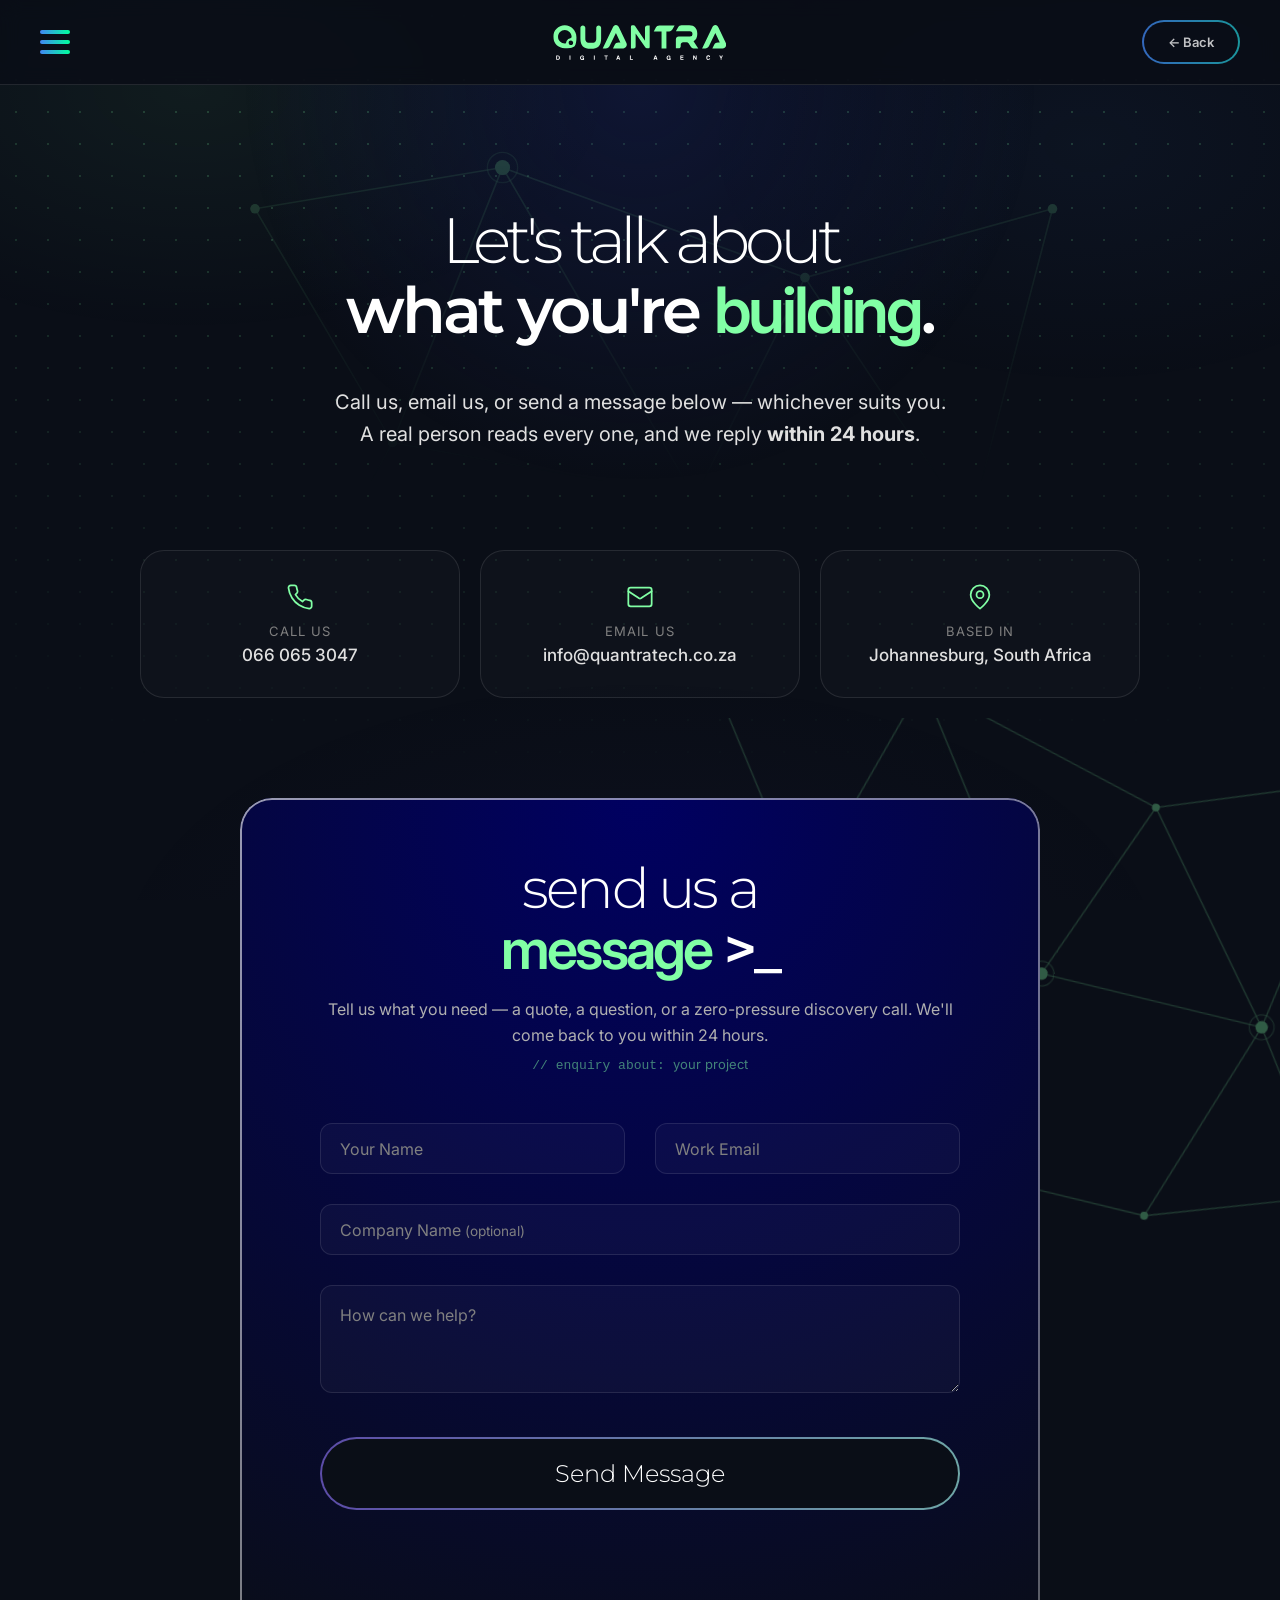
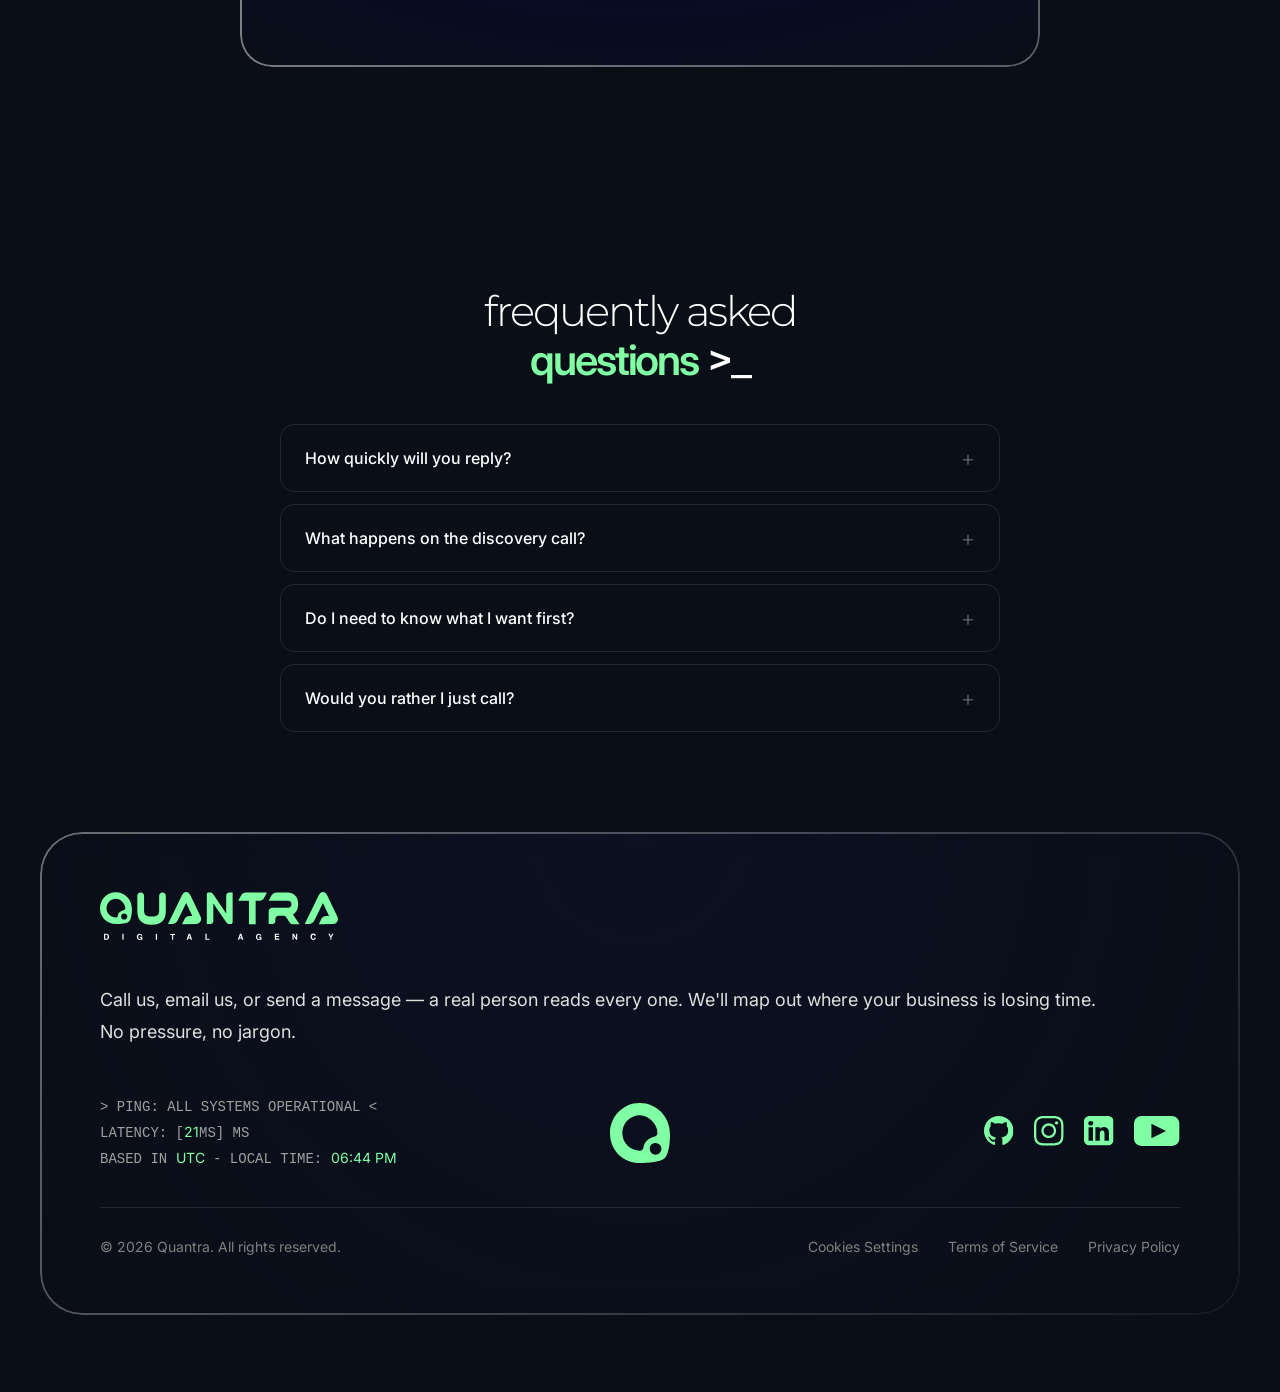
<file: pages/contact.html>
<!DOCTYPE html>
<html lang="en">
<head>
    <meta charset="UTF-8">
    <meta name="viewport" content="width=device-width, initial-scale=1.0">
    <link rel="icon" type="image/svg+xml" href="/assets/brand/icon-logo.svg">
    <title>Contact | Quantra Digital Agency</title>
    <link rel="preconnect" href="https://fonts.googleapis.com">
    <link rel="preconnect" href="https://fonts.gstatic.com" crossorigin>
    <link href="https://fonts.googleapis.com/css2?family=Inter:wght@400;500;600&family=Montserrat:wght@300;600;700&display=swap" rel="stylesheet">
    <link rel="stylesheet" href="/css/styles.css">
    <meta name="description" content="Get in touch with Quantra Digital. Call 066 065 3047, email info@quantratech.co.za, or send us a message — we reply within 24 hours.">
    <link rel="canonical" href="https://quantratech.co.za/contact">
    <meta name="robots" content="index,follow">
    <meta name="theme-color" content="#0A0E17">
    <meta property="og:type" content="website">
    <meta property="og:site_name" content="Quantra Digital">
    <meta property="og:title" content="Contact | Quantra Digital">
    <meta property="og:description" content="Get in touch with Quantra Digital. Call 066 065 3047, email info@quantratech.co.za, or send us a message — we reply within 24 hours.">
    <meta property="og:url" content="https://quantratech.co.za/contact">
    <meta property="og:image" content="https://quantratech.co.za/assets/brand/og-image.png">
    <meta property="og:image:width" content="1200">
    <meta property="og:image:height" content="630">
    <meta name="twitter:card" content="summary_large_image">
    <meta name="twitter:title" content="Contact | Quantra Digital">
    <meta name="twitter:description" content="Get in touch with Quantra Digital. Call 066 065 3047, email info@quantratech.co.za, or send us a message — we reply within 24 hours.">
    <meta name="twitter:image" content="https://quantratech.co.za/assets/brand/og-image.png">
    <script type="application/ld+json">
    {
      "@context": "https://schema.org",
      "@type": "ContactPage",
      "url": "https://quantratech.co.za/contact",
      "mainEntity": {
        "@type": "Organization",
        "name": "Quantra Digital",
        "url": "https://quantratech.co.za",
        "email": "info@quantratech.co.za",
        "telephone": "+27660653047",
        "address": { "@type": "PostalAddress", "addressLocality": "Johannesburg", "addressCountry": "ZA" },
        "contactPoint": {
          "@type": "ContactPoint",
          "contactType": "sales",
          "telephone": "+27660653047",
          "email": "info@quantratech.co.za",
          "areaServed": "ZA",
          "availableLanguage": "en"
        }
      }
    }
    </script>

    <script type="application/ld+json">
    {
      "@context": "https://schema.org",
      "@type": "FAQPage",
      "mainEntity": [
        {
          "@type": "Question",
          "name": "How quickly will you reply?",
          "acceptedAnswer": {
            "@type": "Answer",
            "text": "Within 24 hours, and a real person reads every message. If it's urgent, phone us on 066 065 3047."
          }
        },
        {
          "@type": "Question",
          "name": "What happens on the discovery call?",
          "acceptedAnswer": {
            "@type": "Answer",
            "text": "Thirty minutes, no sales pressure. We map out where your business is losing time, what software you're using, and where the bottlenecks are. You leave with a clearer picture whether or not you ever hire us."
          }
        },
        {
          "@type": "Question",
          "name": "Do I need to know what I want first?",
          "acceptedAnswer": {
            "@type": "Answer",
            "text": "No. Most people arrive with a symptom — the site isn't converting, the admin is drowning them — not a spec. Working out what you actually need is the point of the call."
          }
        },
        {
          "@type": "Question",
          "name": "Would you rather I just call?",
          "acceptedAnswer": {
            "@type": "Answer",
            "text": "By all means. 066 065 3047, or info@quantratech.co.za if writing suits you better. The form just means we have the details in front of us before we talk."
          }
        }
      ]
    }
    </script>
</head>
<body>

    <nav class="navbar">
        <div class="hamburger">
            <span></span>
            <span></span>
            <span></span>
        </div>
        <div class="logo">
            <img src="/assets/brand/QuantraDigital_Logo_Full.svg" alt="Quantra Logo" class="logo-img">
        </div>
        <button class="nav-btn nav-back-btn" onclick="history.length > 1 ? history.back() : window.location.href='/'">&#8592; Back</button>
    </nav>

    <div class="side-menu-overlay"></div>
    <div class="side-menu">
        <div class="side-menu-header">
            <span class="terminal-title">root@quantra:~#</span>
            <button class="close-menu-btn">&times;</button>
        </div>
        <div class="side-menu-links">
            <a href="/" class="terminal-link">
                <span class="prompt">&gt;_</span> <span class="link-text">Home</span>
            </a>
            <a href="/web-dev" class="terminal-link">
                <span class="prompt">&gt;_</span> <span class="link-text">Web Development</span>
            </a>
            <a href="/design" class="terminal-link">
                <span class="prompt">&gt;_</span> <span class="link-text">Branding &amp; Design</span>
            </a>
            <a href="/automation" class="terminal-link">
                <span class="prompt">&gt;_</span> <span class="link-text">Automation</span>
            </a>
            <a href="/about" class="terminal-link">
                <span class="prompt">&gt;_</span> <span class="link-text">About</span>
            </a>
            <a href="/contact?from=menu" class="terminal-link active-link">
                <span class="prompt">&gt;_</span> <span class="link-text">Book a Call</span>
            </a>
        </div>
    </div>

    <header class="hero-section">
        <div class="hero-content">
            <h1 class="hero-title-light">Let's talk about</h1>
            <h2 class="hero-title-bold">what you're <span class="brand-green">building</span>.</h2>
            <p class="hero-subtitle">
                Call us, email us, or send a message below &mdash; whichever suits you.<br>
                A real person reads every one, and we reply <strong>within 24 hours</strong>.
            </p>
        </div>
    </header>

    <section class="contact-info-section">
        <div class="contact-info-grid">
            <a href="tel:+27660653047" class="contact-info-card">
                <svg class="contact-info-icon" viewBox="0 0 24 24" fill="none" stroke="currentColor" stroke-width="1.5" stroke-linecap="round" stroke-linejoin="round" aria-hidden="true">
                    <path d="M22 16.92v3a2 2 0 0 1-2.18 2 19.79 19.79 0 0 1-8.63-3.07 19.5 19.5 0 0 1-6-6 19.79 19.79 0 0 1-3.07-8.67A2 2 0 0 1 4.11 2h3a2 2 0 0 1 2 1.72c.13.96.36 1.9.7 2.81a2 2 0 0 1-.45 2.11L8.09 9.91a16 16 0 0 0 6 6l1.27-1.27a2 2 0 0 1 2.11-.45c.9.34 1.85.57 2.81.7A2 2 0 0 1 22 16.92z"></path>
                </svg>
                <span class="contact-info-label">Call us</span>
                <span class="contact-info-value">066 065 3047</span>
            </a>

            <a href="mailto:info@quantratech.co.za" class="contact-info-card">
                <svg class="contact-info-icon" viewBox="0 0 24 24" fill="none" stroke="currentColor" stroke-width="1.5" stroke-linecap="round" stroke-linejoin="round" aria-hidden="true">
                    <rect x="2" y="4" width="20" height="16" rx="2"></rect>
                    <path d="m2 7 9.2 6.13a1.5 1.5 0 0 0 1.6 0L22 7"></path>
                </svg>
                <span class="contact-info-label">Email us</span>
                <span class="contact-info-value">info@quantratech.co.za</span>
            </a>

            <div class="contact-info-card contact-info-card--static">
                <svg class="contact-info-icon" viewBox="0 0 24 24" fill="none" stroke="currentColor" stroke-width="1.5" stroke-linecap="round" stroke-linejoin="round" aria-hidden="true">
                    <path d="M20 10c0 6-8 12-8 12s-8-6-8-12a8 8 0 0 1 16 0z"></path>
                    <circle cx="12" cy="10" r="3"></circle>
                </svg>
                <span class="contact-info-label">Based in</span>
                <span class="contact-info-value">Johannesburg, South&nbsp;Africa</span>
            </div>
        </div>
    </section>

    <section class="form-section has-parallax">
        <div class="parallax-node parallax-node--a" data-speed="-0.20" data-tf="rotate(8deg) scale(1.1)" aria-hidden="true"></div>
        <div class="form-card" id="contact-form-container">
            <div class="form-header">
                <h2 class="empower-light">send us a</h2>
                <h2 class="empower-bold"><span class="brand-green">message</span> >_</h2>
                <p>Tell us what you need &mdash; a quote, a question, or a zero-pressure discovery call. We'll come back to you within 24 hours.</p>
                <span class="source-indicator">// enquiry about: <span id="form-source-display">your project</span></span>
            </div>

            <form id="contact-form" novalidate>
                <input type="hidden" name="source" id="form-source" value="direct">
                <!-- honeypot: hidden from humans, bots fill it -> submission is dropped -->
                <div class="hp-field" aria-hidden="true">
                    <label for="company_url">Do not fill this in</label>
                    <input type="text" id="company_url" name="company_url" tabindex="-1" autocomplete="off">
                </div>

                <div class="input-row">
                    <div class="input-group">
                        <input type="text" id="name" placeholder=" " required>
                        <label for="name">Your Name</label>
                    </div>
                    <div class="input-group">
                        <input type="email" id="email" placeholder=" " required>
                        <label for="email">Work Email</label>
                    </div>
                </div>

                <div class="input-group">
                    <input type="text" id="company" placeholder=" ">
                    <label for="company">Company Name <span class="label-optional">(optional)</span></label>
                </div>

                <div class="input-group">
                    <textarea id="bottleneck" rows="4" placeholder=" " required></textarea>
                    <label for="bottleneck">How can we help?</label>
                </div>

                <button type="submit" class="large-cta-btn form-submit-btn">Send Message</button>
                <p class="form-status" id="form-status" role="status" aria-live="polite"></p>
            </form>
        </div>
    </section>

    <section class="faq-section" data-screen-label="FAQ">
        <div class="faq-container">
            <div class="faq-heading">
                <h2 class="empower-light">frequently asked</h2>
                <h2 class="empower-bold"><span class="brand-green">questions</span> &gt;_</h2>
            </div>
            <div class="faq-list">
                <details class="faq-item">
                    <summary class="faq-question">How quickly will you reply?</summary>
                    <div class="faq-answer">
                        <p>Within 24 hours, and a real person reads every message. If it's urgent, phone us on 066 065 3047.</p>
                    </div>
                </details>
                <details class="faq-item">
                    <summary class="faq-question">What happens on the discovery call?</summary>
                    <div class="faq-answer">
                        <p>Thirty minutes, no sales pressure. We map out where your business is losing time, what software you're using, and where the bottlenecks are. You leave with a clearer picture whether or not you ever hire us.</p>
                    </div>
                </details>
                <details class="faq-item">
                    <summary class="faq-question">Do I need to know what I want first?</summary>
                    <div class="faq-answer">
                        <p>No. Most people arrive with a symptom — the site isn't converting, the admin is drowning them — not a spec. Working out what you actually need is the point of the call.</p>
                    </div>
                </details>
                <details class="faq-item">
                    <summary class="faq-question">Would you rather I just call?</summary>
                    <div class="faq-answer">
                        <p>By all means. 066 065 3047, or info@quantratech.co.za if writing suits you better. The form just means we have the details in front of us before we talk.</p>
                    </div>
                </details>
            </div>
        </div>
    </section>

    <footer class="footer-section">
        <div class="footer-card">
            <img src="/assets/brand/QuantraDigital_Logo_Full.svg" alt="Quantra Logo" class="footer-logo">
            <p class="footer-bio">Call us, email us, or send a message &mdash; a real person reads every one. We'll map out where your business is losing time. No pressure, no jargon.</p>
            <div class="footer-middle">
                <div class="footer-terminal">
                    <p>&gt; PING: ALL SYSTEMS OPERATIONAL &lt;</p>
                    <p>LATENCY: [<span id="live-latency" class="brand-green">23</span>ms] MS</p>
                    <p>BASED IN <span id="live-location" class="brand-green">LOADING...</span> - Local Time: <span id="live-time" class="brand-green">00:00</span></p>
                </div>
                <div class="footer-centerpiece">
                    <img src="/assets/brand/icon-logo.svg" alt="Spinning Logo" class="spin-logo">
                </div>
                <div class="footer-socials">
                    <a href="https://github.com/Zewn-ops" target="_blank" class="social-icon">
                        <img src="/assets/social/icon-github.svg" alt="GitHub">
                    </a>
                    <a href="https://www.instagram.com/quantra.digital/" target="_blank" class="social-icon">
                        <img src="/assets/social/icon-instagram.svg" alt="Instagram">
                    </a>
                    <a href="https://www.linkedin.com/company/quantratech-digital-agency" target="_blank" class="social-icon">
                        <img src="/assets/social/icon-linkedin.svg" alt="LinkedIn">
                    </a>
                    <a href="https://www.youtube.com/@QuantraDigital" target="_blank" class="social-icon">
                        <img src="/assets/social/icon-youtube.svg" alt="YouTube">
                    </a>
                </div>
            </div>
            <div class="footer-divider"></div>
            <div class="footer-bottom">
                <p>&copy; 2026 Quantra. All rights reserved.</p>
                <div class="footer-links">
                    <a href="/cookies">Cookies Settings</a>
                    <a href="/terms">Terms of Service</a>
                    <a href="/privacy">Privacy Policy</a>
                </div>
            </div>
        </div>
    </footer>

    <script src="/js/main.js"></script>
</body>
</html>
</file>
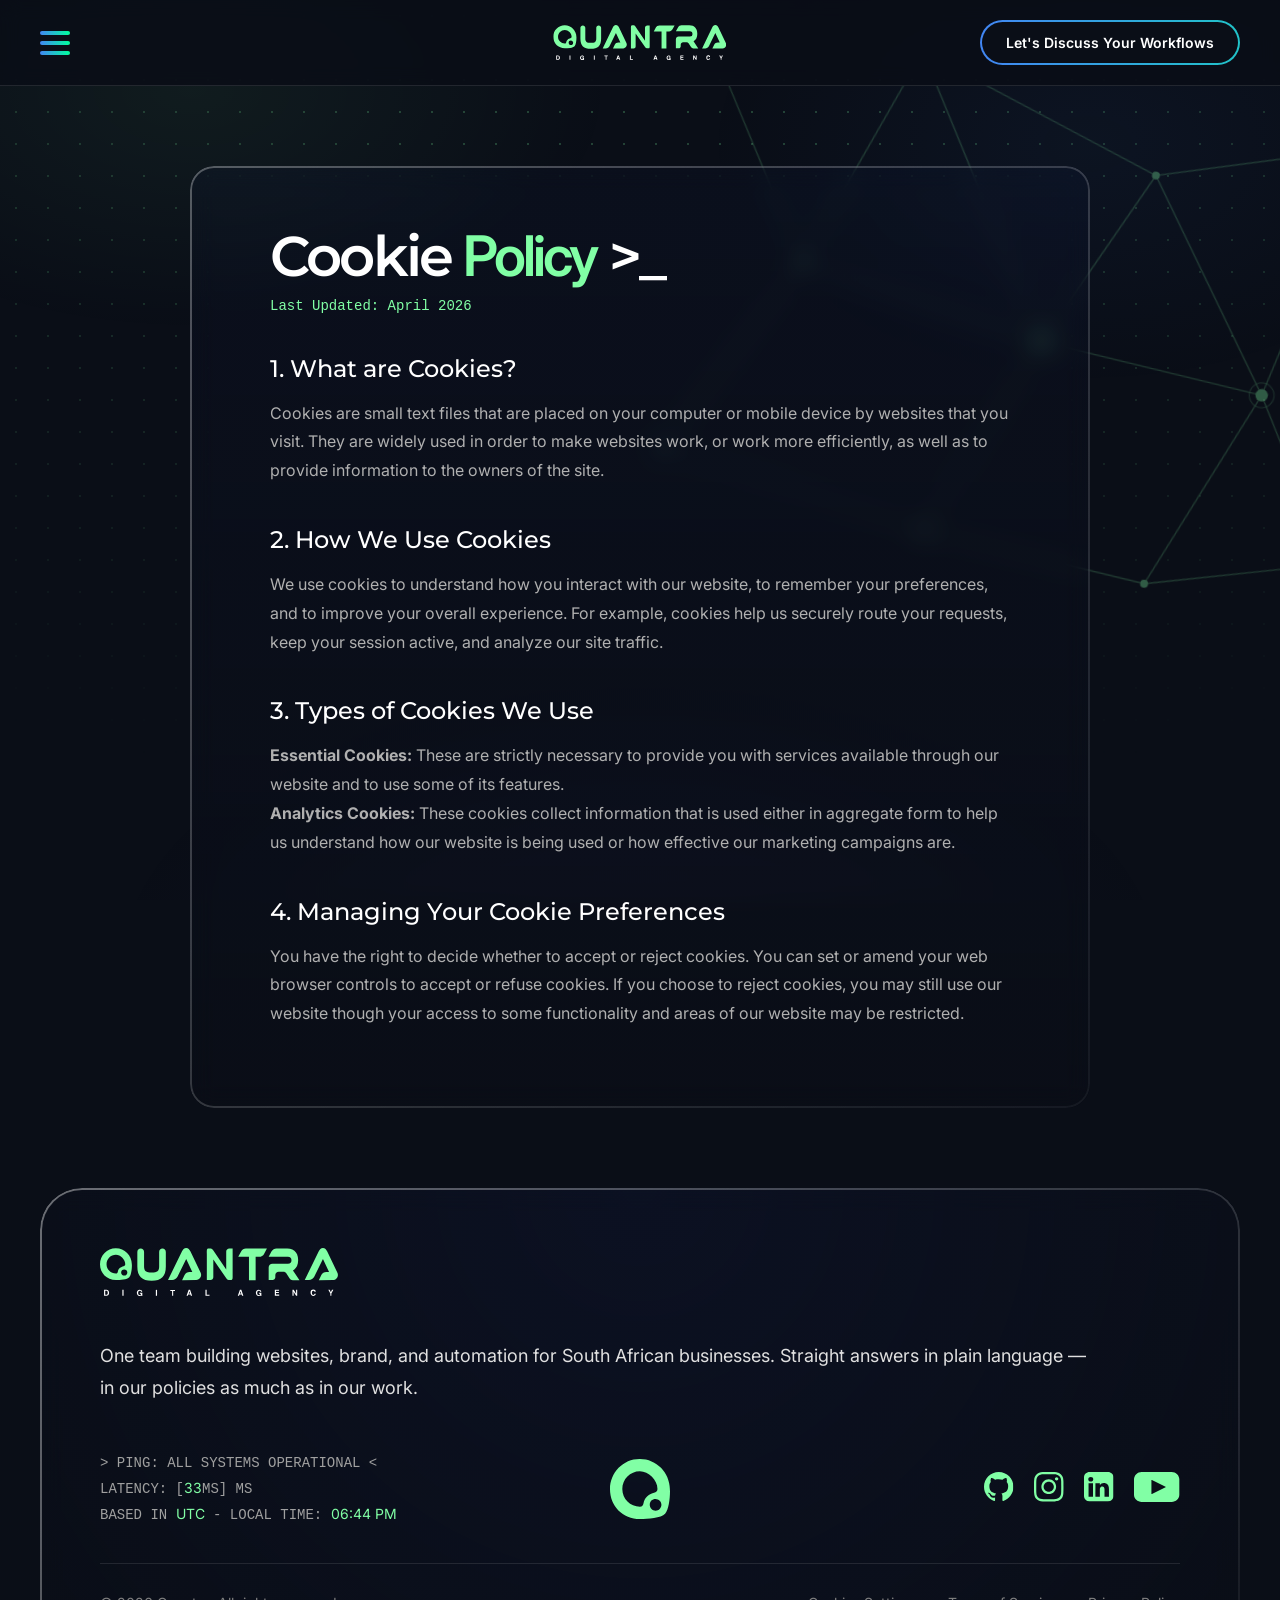
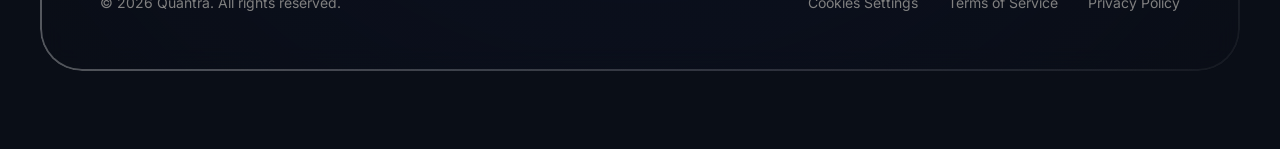
<file: pages/cookies.html>
<!DOCTYPE html>
<html lang="en">
<head>
    <meta charset="UTF-8">
    <meta name="viewport" content="width=device-width, initial-scale=1.0">
    <link rel="icon" type="image/svg+xml" href="/assets/brand/icon-logo.svg">
    <title>Cookie Policy | Quantra Digital Agency</title>
    <link rel="preconnect" href="https://fonts.googleapis.com">
    <link rel="preconnect" href="https://fonts.gstatic.com" crossorigin>
    <link href="https://fonts.googleapis.com/css2?family=Inter:wght@400;500;600&family=Montserrat:wght@300;600;700&display=swap" rel="stylesheet">
    <link rel="stylesheet" href="/css/styles.css">
    <meta name="description" content="How Quantra Digital uses cookies and how you can manage them.">
    <link rel="canonical" href="https://quantratech.co.za/cookies">
    <meta name="robots" content="index,follow">
    <meta name="theme-color" content="#0A0E17">
    <meta property="og:type" content="website">
    <meta property="og:site_name" content="Quantra Digital">
    <meta property="og:title" content="Cookie Policy | Quantra Digital">
    <meta property="og:description" content="How Quantra Digital uses cookies and how you can manage them.">
    <meta property="og:url" content="https://quantratech.co.za/cookies">
    <meta property="og:image" content="https://quantratech.co.za/assets/brand/og-image.png">
    <meta property="og:image:width" content="1200">
    <meta property="og:image:height" content="630">
    <meta name="twitter:card" content="summary_large_image">
    <meta name="twitter:title" content="Cookie Policy | Quantra Digital">
    <meta name="twitter:description" content="How Quantra Digital uses cookies and how you can manage them.">
    <meta name="twitter:image" content="https://quantratech.co.za/assets/brand/og-image.png">

</head>
<body>

    <nav class="navbar">
        <div class="hamburger">
            <span></span>
            <span></span>
            <span></span>
        </div>
        <div class="logo">
            <img src="/assets/brand/QuantraDigital_Logo_Full.svg" alt="Quantra Logo" class="logo-img">
        </div>
        <a href="/contact?from=policy" class="nav-btn">Let's Discuss Your Workflows</a>
    </nav>

    <div class="side-menu-overlay"></div>
    <div class="side-menu">
        <div class="side-menu-header">
            <span class="terminal-title">root@quantra:~#</span>
            <button class="close-menu-btn">&times;</button>
        </div>
        <div class="side-menu-links">
            <a href="/" class="terminal-link">
                <span class="prompt">&gt;_</span> <span class="link-text">Home</span>
            </a>
            <a href="/web-dev" class="terminal-link">
                <span class="prompt">&gt;_</span> <span class="link-text">Web Development</span>
            </a>
            <a href="/design" class="terminal-link">
                <span class="prompt">&gt;_</span> <span class="link-text">Branding &amp; Design</span>
            </a>
            <a href="/automation" class="terminal-link">
                <span class="prompt">&gt;_</span> <span class="link-text">Automation</span>
            </a>
            <a href="/about" class="terminal-link">
                <span class="prompt">&gt;_</span> <span class="link-text">About</span>
            </a>
            <a href="/contact?from=menu" class="terminal-link">
                <span class="prompt">&gt;_</span> <span class="link-text">Book a Call</span>
            </a>
        </div>
    </div>

    <section class="policy-section has-parallax">
        <div class="parallax-node parallax-node--a" data-speed="-0.20" data-tf="rotate(8deg) scale(1.1)" aria-hidden="true"></div>
        <div class="policy-card">
            <h1 class="empower-bold">Cookie <span class="brand-green">Policy</span> >_</h1>
            <p class="last-updated">Last Updated: April 2026</p>
            <div class="policy-text">
                <h2>1. What are Cookies?</h2>
                <p>Cookies are small text files that are placed on your computer or mobile device by websites that you visit. They are widely used in order to make websites work, or work more efficiently, as well as to provide information to the owners of the site.</p>

                <h2>2. How We Use Cookies</h2>
                <p>We use cookies to understand how you interact with our website, to remember your preferences, and to improve your overall experience. For example, cookies help us securely route your requests, keep your session active, and analyze our site traffic.</p>

                <h2>3. Types of Cookies We Use</h2>
                <p><strong>Essential Cookies:</strong> These are strictly necessary to provide you with services available through our website and to use some of its features.<br>
                <strong>Analytics Cookies:</strong> These cookies collect information that is used either in aggregate form to help us understand how our website is being used or how effective our marketing campaigns are.</p>

                <h2>4. Managing Your Cookie Preferences</h2>
                <p>You have the right to decide whether to accept or reject cookies. You can set or amend your web browser controls to accept or refuse cookies. If you choose to reject cookies, you may still use our website though your access to some functionality and areas of our website may be restricted.</p>
            </div>
        </div>
    </section>

    <footer class="footer-section">
        <div class="footer-card">
            <img src="/assets/brand/QuantraDigital_Logo_Full.svg" alt="Quantra Logo" class="footer-logo">
            <p class="footer-bio">One team building websites, brand, and automation for South African businesses. Straight answers in plain language &mdash; in our policies as much as in our work.</p>
            <div class="footer-middle">
                <div class="footer-terminal">
                    <p>&gt; PING: ALL SYSTEMS OPERATIONAL &lt;</p>
                    <p>LATENCY: [<span id="live-latency" class="brand-green">23</span>ms] MS</p>
                    <p>BASED IN <span id="live-location" class="brand-green">LOADING...</span> - Local Time: <span id="live-time" class="brand-green">00:00</span></p>
                </div>
                <div class="footer-centerpiece">
                    <img src="/assets/brand/icon-logo.svg" alt="Spinning Logo" class="spin-logo">
                </div>
                <div class="footer-socials">
                    <a href="https://github.com/Zewn-ops" target="_blank" class="social-icon">
                        <img src="/assets/social/icon-github.svg" alt="GitHub">
                    </a>
                    <a href="https://www.instagram.com/quantra.digital/" target="_blank" class="social-icon">
                        <img src="/assets/social/icon-instagram.svg" alt="Instagram">
                    </a>
                    <a href="https://www.linkedin.com/company/quantratech-digital-agency" target="_blank" class="social-icon">
                        <img src="/assets/social/icon-linkedin.svg" alt="LinkedIn">
                    </a>
                    <a href="https://www.youtube.com/@QuantraDigital" target="_blank" class="social-icon">
                        <img src="/assets/social/icon-youtube.svg" alt="YouTube">
                    </a>
                </div>
            </div>
            <div class="footer-divider"></div>
            <div class="footer-bottom">
                <p>&copy; 2026 Quantra. All rights reserved.</p>
                <div class="footer-links">
                    <a href="/cookies">Cookies Settings</a>
                    <a href="/terms">Terms of Service</a>
                    <a href="/privacy">Privacy Policy</a>
                </div>
            </div>
        </div>
    </footer>

    <script src="/js/main.js"></script>
</body>
</html>
</file>
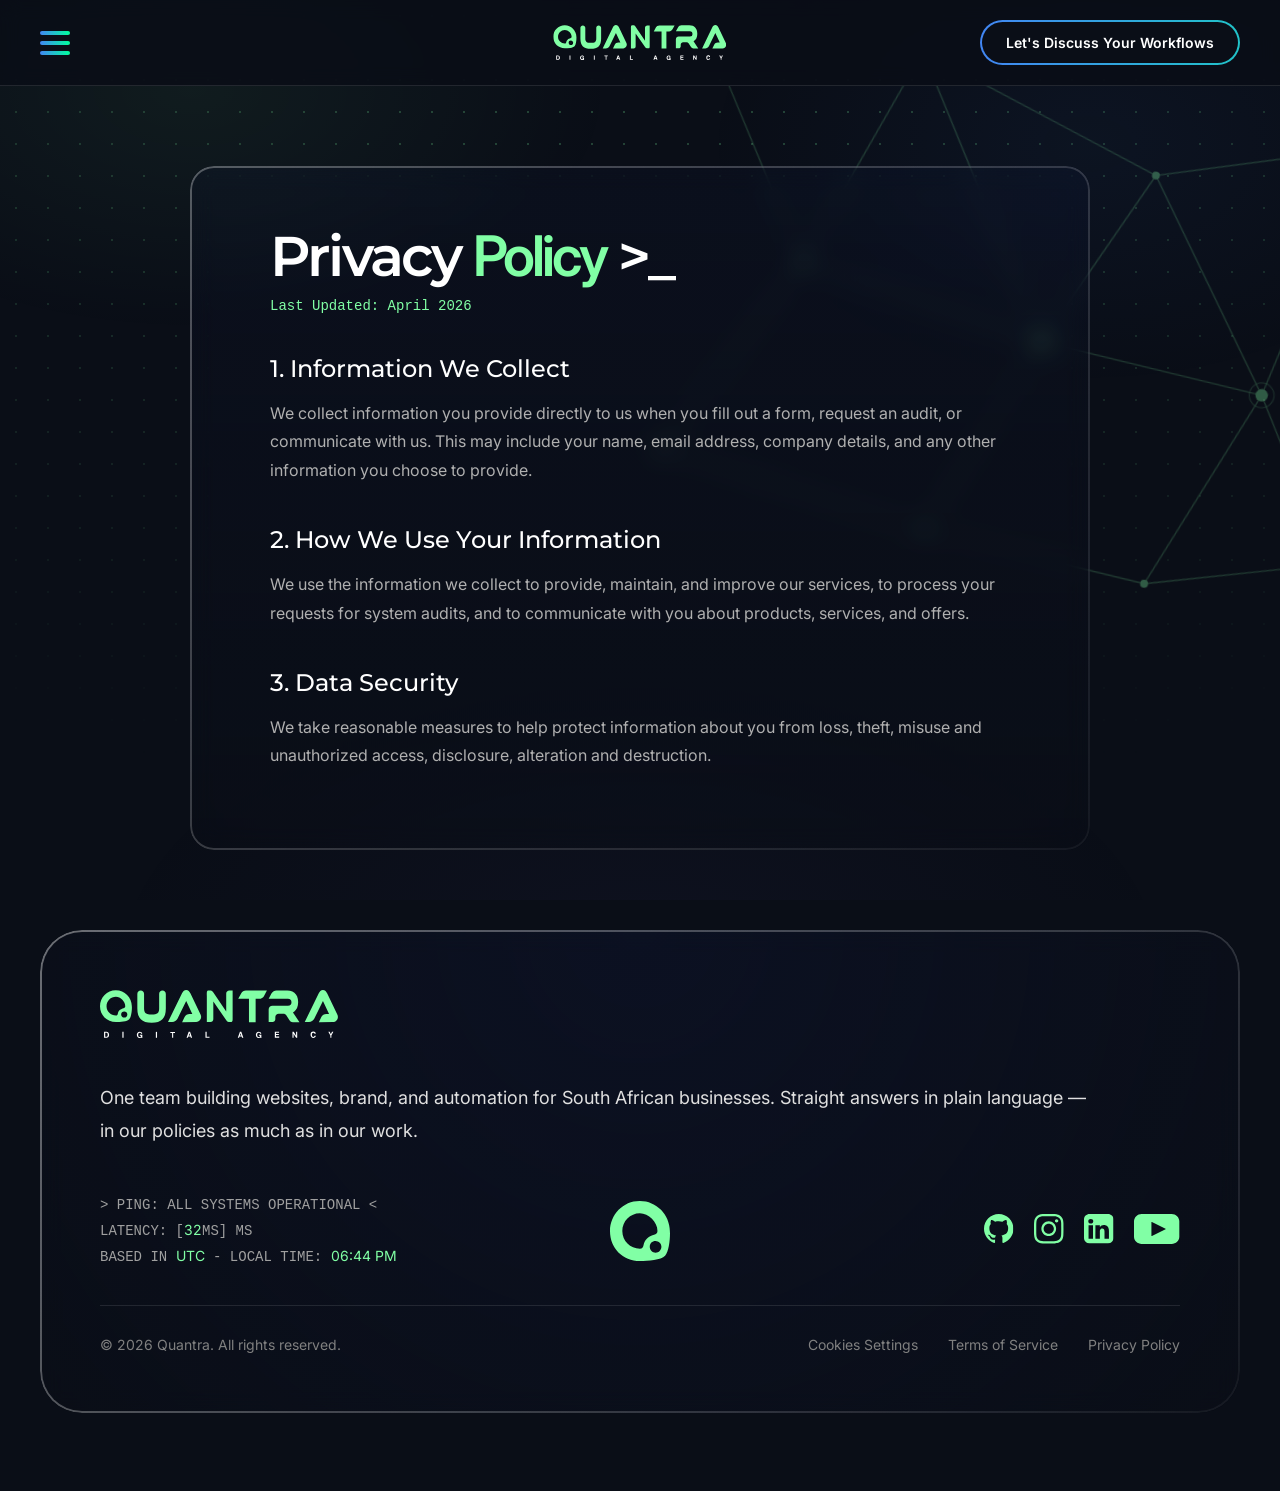
<file: pages/privacy.html>
<!DOCTYPE html>
<html lang="en">
<head>
    <meta charset="UTF-8">
    <meta name="viewport" content="width=device-width, initial-scale=1.0">
    <link rel="icon" type="image/svg+xml" href="/assets/brand/icon-logo.svg">
    <title>Privacy Policy | Quantra Digital Agency</title>
    <link rel="preconnect" href="https://fonts.googleapis.com">
    <link rel="preconnect" href="https://fonts.gstatic.com" crossorigin>
    <link href="https://fonts.googleapis.com/css2?family=Inter:wght@400;500;600&family=Montserrat:wght@300;600;700&display=swap" rel="stylesheet">
    <link rel="stylesheet" href="/css/styles.css">
    <meta name="description" content="How Quantra Digital collects, uses, and protects your information.">
    <link rel="canonical" href="https://quantratech.co.za/privacy">
    <meta name="robots" content="index,follow">
    <meta name="theme-color" content="#0A0E17">
    <meta property="og:type" content="website">
    <meta property="og:site_name" content="Quantra Digital">
    <meta property="og:title" content="Privacy Policy | Quantra Digital">
    <meta property="og:description" content="How Quantra Digital collects, uses, and protects your information.">
    <meta property="og:url" content="https://quantratech.co.za/privacy">
    <meta property="og:image" content="https://quantratech.co.za/assets/brand/og-image.png">
    <meta property="og:image:width" content="1200">
    <meta property="og:image:height" content="630">
    <meta name="twitter:card" content="summary_large_image">
    <meta name="twitter:title" content="Privacy Policy | Quantra Digital">
    <meta name="twitter:description" content="How Quantra Digital collects, uses, and protects your information.">
    <meta name="twitter:image" content="https://quantratech.co.za/assets/brand/og-image.png">

</head>
<body>

    <nav class="navbar">
        <div class="hamburger">
            <span></span>
            <span></span>
            <span></span>
        </div>
        <div class="logo">
            <img src="/assets/brand/QuantraDigital_Logo_Full.svg" alt="Quantra Logo" class="logo-img">
        </div>
        <a href="/contact?from=policy" class="nav-btn">Let's Discuss Your Workflows</a>
    </nav>

    <div class="side-menu-overlay"></div>
    <div class="side-menu">
        <div class="side-menu-header">
            <span class="terminal-title">root@quantra:~#</span>
            <button class="close-menu-btn">&times;</button>
        </div>
        <div class="side-menu-links">
            <a href="/" class="terminal-link">
                <span class="prompt">&gt;_</span> <span class="link-text">Home</span>
            </a>
            <a href="/web-dev" class="terminal-link">
                <span class="prompt">&gt;_</span> <span class="link-text">Web Development</span>
            </a>
            <a href="/design" class="terminal-link">
                <span class="prompt">&gt;_</span> <span class="link-text">Branding &amp; Design</span>
            </a>
            <a href="/automation" class="terminal-link">
                <span class="prompt">&gt;_</span> <span class="link-text">Automation</span>
            </a>
            <a href="/about" class="terminal-link">
                <span class="prompt">&gt;_</span> <span class="link-text">About</span>
            </a>
            <a href="/contact?from=menu" class="terminal-link">
                <span class="prompt">&gt;_</span> <span class="link-text">Book a Call</span>
            </a>
        </div>
    </div>

    <section class="policy-section has-parallax">
        <div class="parallax-node parallax-node--a" data-speed="-0.20" data-tf="rotate(8deg) scale(1.1)" aria-hidden="true"></div>
        <div class="policy-card">
            <h1 class="empower-bold">Privacy <span class="brand-green">Policy</span> >_</h1>
            <p class="last-updated">Last Updated: April 2026</p>
            <div class="policy-text">
                <h2>1. Information We Collect</h2>
                <p>We collect information you provide directly to us when you fill out a form, request an audit, or communicate with us. This may include your name, email address, company details, and any other information you choose to provide.</p>

                <h2>2. How We Use Your Information</h2>
                <p>We use the information we collect to provide, maintain, and improve our services, to process your requests for system audits, and to communicate with you about products, services, and offers.</p>

                <h2>3. Data Security</h2>
                <p>We take reasonable measures to help protect information about you from loss, theft, misuse and unauthorized access, disclosure, alteration and destruction.</p>
            </div>
        </div>
    </section>

    <footer class="footer-section">
        <div class="footer-card">
            <img src="/assets/brand/QuantraDigital_Logo_Full.svg" alt="Quantra Logo" class="footer-logo">
            <p class="footer-bio">One team building websites, brand, and automation for South African businesses. Straight answers in plain language &mdash; in our policies as much as in our work.</p>
            <div class="footer-middle">
                <div class="footer-terminal">
                    <p>&gt; PING: ALL SYSTEMS OPERATIONAL &lt;</p>
                    <p>LATENCY: [<span id="live-latency" class="brand-green">23</span>ms] MS</p>
                    <p>BASED IN <span id="live-location" class="brand-green">LOADING...</span> - Local Time: <span id="live-time" class="brand-green">00:00</span></p>
                </div>
                <div class="footer-centerpiece">
                    <img src="/assets/brand/icon-logo.svg" alt="Spinning Logo" class="spin-logo">
                </div>
                <div class="footer-socials">
                    <a href="https://github.com/Zewn-ops" target="_blank" class="social-icon">
                        <img src="/assets/social/icon-github.svg" alt="GitHub">
                    </a>
                    <a href="https://www.instagram.com/quantra.digital/" target="_blank" class="social-icon">
                        <img src="/assets/social/icon-instagram.svg" alt="Instagram">
                    </a>
                    <a href="https://www.linkedin.com/company/quantratech-digital-agency" target="_blank" class="social-icon">
                        <img src="/assets/social/icon-linkedin.svg" alt="LinkedIn">
                    </a>
                    <a href="https://www.youtube.com/@QuantraDigital" target="_blank" class="social-icon">
                        <img src="/assets/social/icon-youtube.svg" alt="YouTube">
                    </a>
                </div>
            </div>
            <div class="footer-divider"></div>
            <div class="footer-bottom">
                <p>&copy; 2026 Quantra. All rights reserved.</p>
                <div class="footer-links">
                    <a href="/cookies">Cookies Settings</a>
                    <a href="/terms">Terms of Service</a>
                    <a href="/privacy">Privacy Policy</a>
                </div>
            </div>
        </div>
    </footer>

    <script src="/js/main.js"></script>
</body>
</html>
</file>
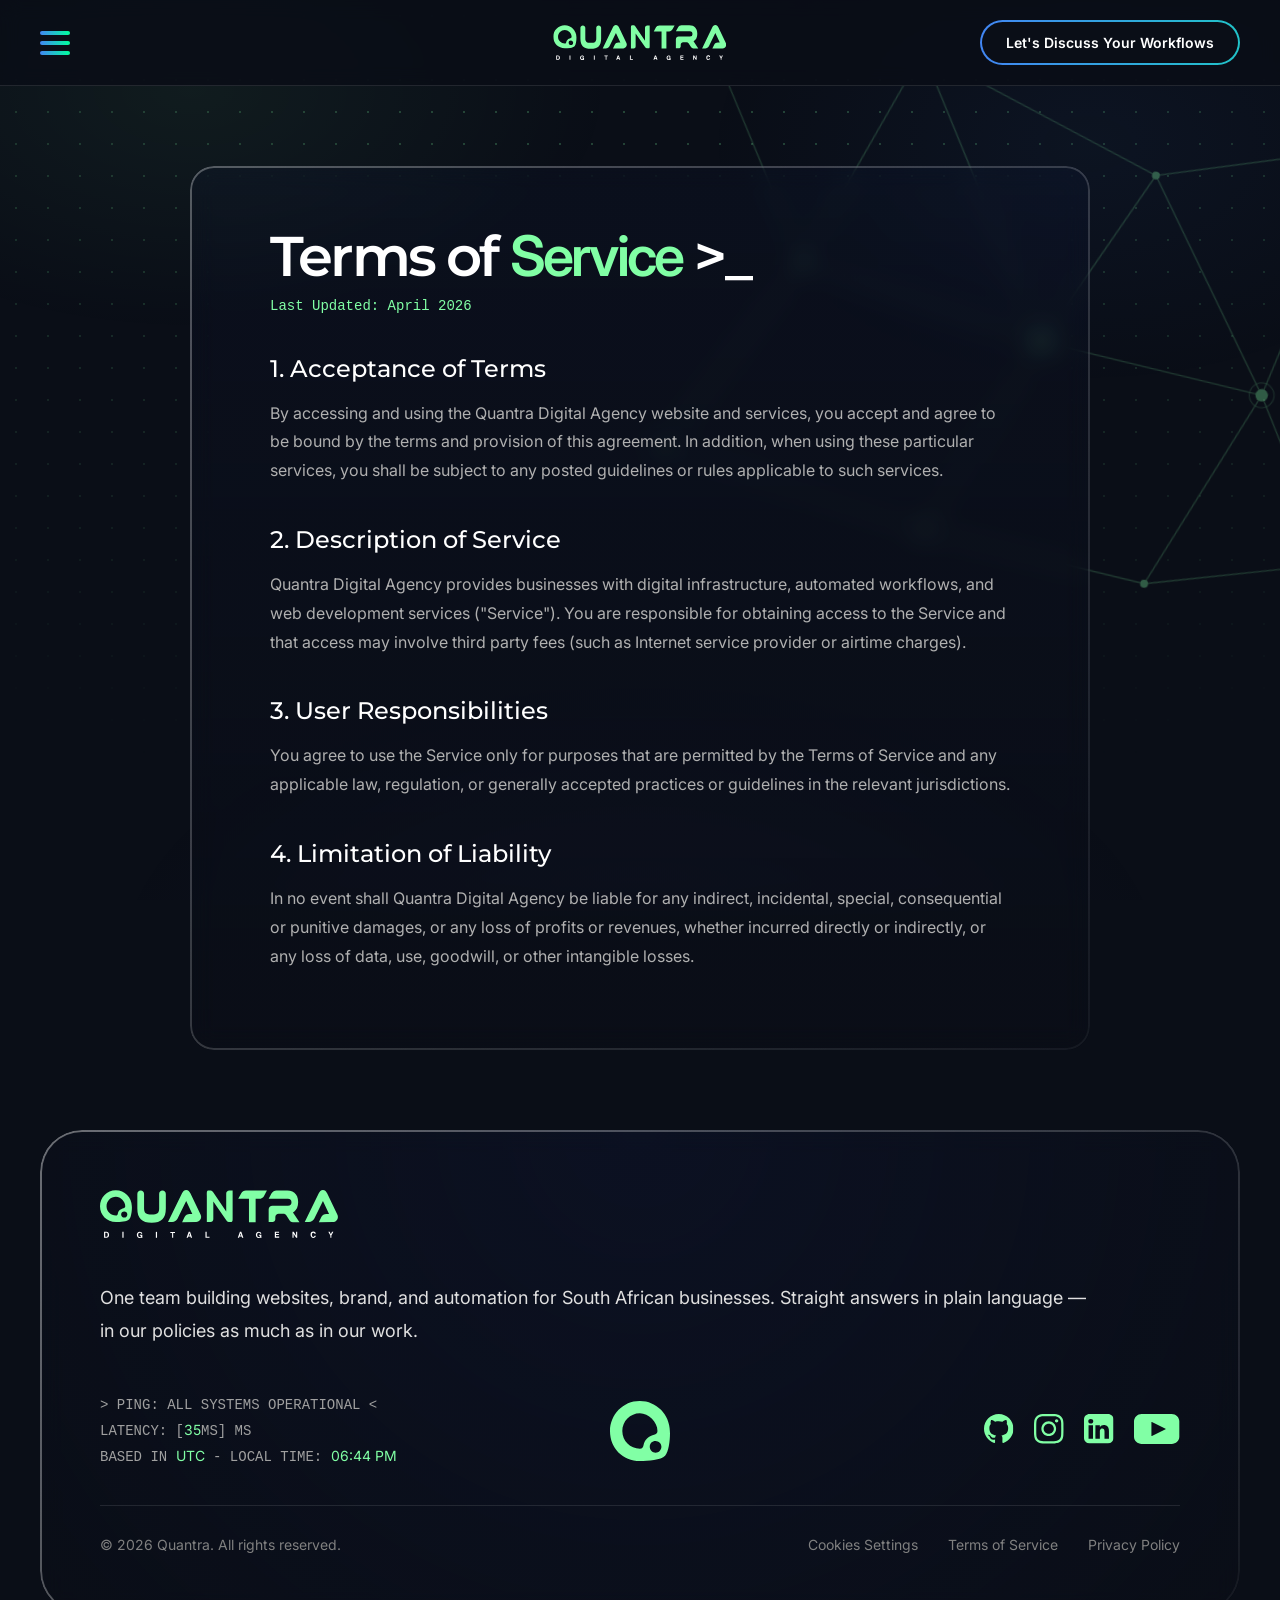
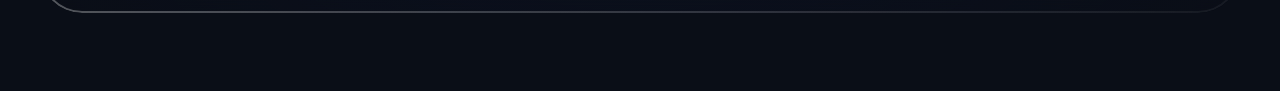
<file: pages/terms.html>
<!DOCTYPE html>
<html lang="en">
<head>
    <meta charset="UTF-8">
    <meta name="viewport" content="width=device-width, initial-scale=1.0">
    <link rel="icon" type="image/svg+xml" href="/assets/brand/icon-logo.svg">
    <title>Terms of Service | Quantra Digital Agency</title>
    <link rel="preconnect" href="https://fonts.googleapis.com">
    <link rel="preconnect" href="https://fonts.gstatic.com" crossorigin>
    <link href="https://fonts.googleapis.com/css2?family=Inter:wght@400;500;600&family=Montserrat:wght@300;600;700&display=swap" rel="stylesheet">
    <link rel="stylesheet" href="/css/styles.css">
    <meta name="description" content="The terms governing use of Quantra Digital services and website.">
    <link rel="canonical" href="https://quantratech.co.za/terms">
    <meta name="robots" content="index,follow">
    <meta name="theme-color" content="#0A0E17">
    <meta property="og:type" content="website">
    <meta property="og:site_name" content="Quantra Digital">
    <meta property="og:title" content="Terms of Service | Quantra Digital">
    <meta property="og:description" content="The terms governing use of Quantra Digital services and website.">
    <meta property="og:url" content="https://quantratech.co.za/terms">
    <meta property="og:image" content="https://quantratech.co.za/assets/brand/og-image.png">
    <meta property="og:image:width" content="1200">
    <meta property="og:image:height" content="630">
    <meta name="twitter:card" content="summary_large_image">
    <meta name="twitter:title" content="Terms of Service | Quantra Digital">
    <meta name="twitter:description" content="The terms governing use of Quantra Digital services and website.">
    <meta name="twitter:image" content="https://quantratech.co.za/assets/brand/og-image.png">

</head>
<body>

    <nav class="navbar">
        <div class="hamburger">
            <span></span>
            <span></span>
            <span></span>
        </div>
        <div class="logo">
            <img src="/assets/brand/QuantraDigital_Logo_Full.svg" alt="Quantra Logo" class="logo-img">
        </div>
        <a href="/contact?from=policy" class="nav-btn">Let's Discuss Your Workflows</a>
    </nav>

    <div class="side-menu-overlay"></div>
    <div class="side-menu">
        <div class="side-menu-header">
            <span class="terminal-title">root@quantra:~#</span>
            <button class="close-menu-btn">&times;</button>
        </div>
        <div class="side-menu-links">
            <a href="/" class="terminal-link">
                <span class="prompt">&gt;_</span> <span class="link-text">Home</span>
            </a>
            <a href="/web-dev" class="terminal-link">
                <span class="prompt">&gt;_</span> <span class="link-text">Web Development</span>
            </a>
            <a href="/design" class="terminal-link">
                <span class="prompt">&gt;_</span> <span class="link-text">Branding &amp; Design</span>
            </a>
            <a href="/automation" class="terminal-link">
                <span class="prompt">&gt;_</span> <span class="link-text">Automation</span>
            </a>
            <a href="/about" class="terminal-link">
                <span class="prompt">&gt;_</span> <span class="link-text">About</span>
            </a>
            <a href="/contact?from=menu" class="terminal-link">
                <span class="prompt">&gt;_</span> <span class="link-text">Book a Call</span>
            </a>
        </div>
    </div>

    <section class="policy-section has-parallax">
        <div class="parallax-node parallax-node--a" data-speed="-0.20" data-tf="rotate(8deg) scale(1.1)" aria-hidden="true"></div>
        <div class="policy-card">
            <h1 class="empower-bold">Terms of <span class="brand-green">Service</span> >_</h1>
            <p class="last-updated">Last Updated: April 2026</p>
            <div class="policy-text">
                <h2>1. Acceptance of Terms</h2>
                <p>By accessing and using the Quantra Digital Agency website and services, you accept and agree to be bound by the terms and provision of this agreement. In addition, when using these particular services, you shall be subject to any posted guidelines or rules applicable to such services.</p>

                <h2>2. Description of Service</h2>
                <p>Quantra Digital Agency provides businesses with digital infrastructure, automated workflows, and web development services ("Service"). You are responsible for obtaining access to the Service and that access may involve third party fees (such as Internet service provider or airtime charges).</p>

                <h2>3. User Responsibilities</h2>
                <p>You agree to use the Service only for purposes that are permitted by the Terms of Service and any applicable law, regulation, or generally accepted practices or guidelines in the relevant jurisdictions.</p>

                <h2>4. Limitation of Liability</h2>
                <p>In no event shall Quantra Digital Agency be liable for any indirect, incidental, special, consequential or punitive damages, or any loss of profits or revenues, whether incurred directly or indirectly, or any loss of data, use, goodwill, or other intangible losses.</p>
            </div>
        </div>
    </section>

    <footer class="footer-section">
        <div class="footer-card">
            <img src="/assets/brand/QuantraDigital_Logo_Full.svg" alt="Quantra Logo" class="footer-logo">
            <p class="footer-bio">One team building websites, brand, and automation for South African businesses. Straight answers in plain language &mdash; in our policies as much as in our work.</p>
            <div class="footer-middle">
                <div class="footer-terminal">
                    <p>&gt; PING: ALL SYSTEMS OPERATIONAL &lt;</p>
                    <p>LATENCY: [<span id="live-latency" class="brand-green">23</span>ms] MS</p>
                    <p>BASED IN <span id="live-location" class="brand-green">LOADING...</span> - Local Time: <span id="live-time" class="brand-green">00:00</span></p>
                </div>
                <div class="footer-centerpiece">
                    <img src="/assets/brand/icon-logo.svg" alt="Spinning Logo" class="spin-logo">
                </div>
                <div class="footer-socials">
                    <a href="https://github.com/Zewn-ops" target="_blank" class="social-icon">
                        <img src="/assets/social/icon-github.svg" alt="GitHub">
                    </a>
                    <a href="https://www.instagram.com/quantra.digital/" target="_blank" class="social-icon">
                        <img src="/assets/social/icon-instagram.svg" alt="Instagram">
                    </a>
                    <a href="https://www.linkedin.com/company/quantratech-digital-agency" target="_blank" class="social-icon">
                        <img src="/assets/social/icon-linkedin.svg" alt="LinkedIn">
                    </a>
                    <a href="https://www.youtube.com/@QuantraDigital" target="_blank" class="social-icon">
                        <img src="/assets/social/icon-youtube.svg" alt="YouTube">
                    </a>
                </div>
            </div>
            <div class="footer-divider"></div>
            <div class="footer-bottom">
                <p>&copy; 2026 Quantra. All rights reserved.</p>
                <div class="footer-links">
                    <a href="/cookies">Cookies Settings</a>
                    <a href="/terms">Terms of Service</a>
                    <a href="/privacy">Privacy Policy</a>
                </div>
            </div>
        </div>
    </footer>

    <script src="/js/main.js"></script>
</body>
</html>
</file>
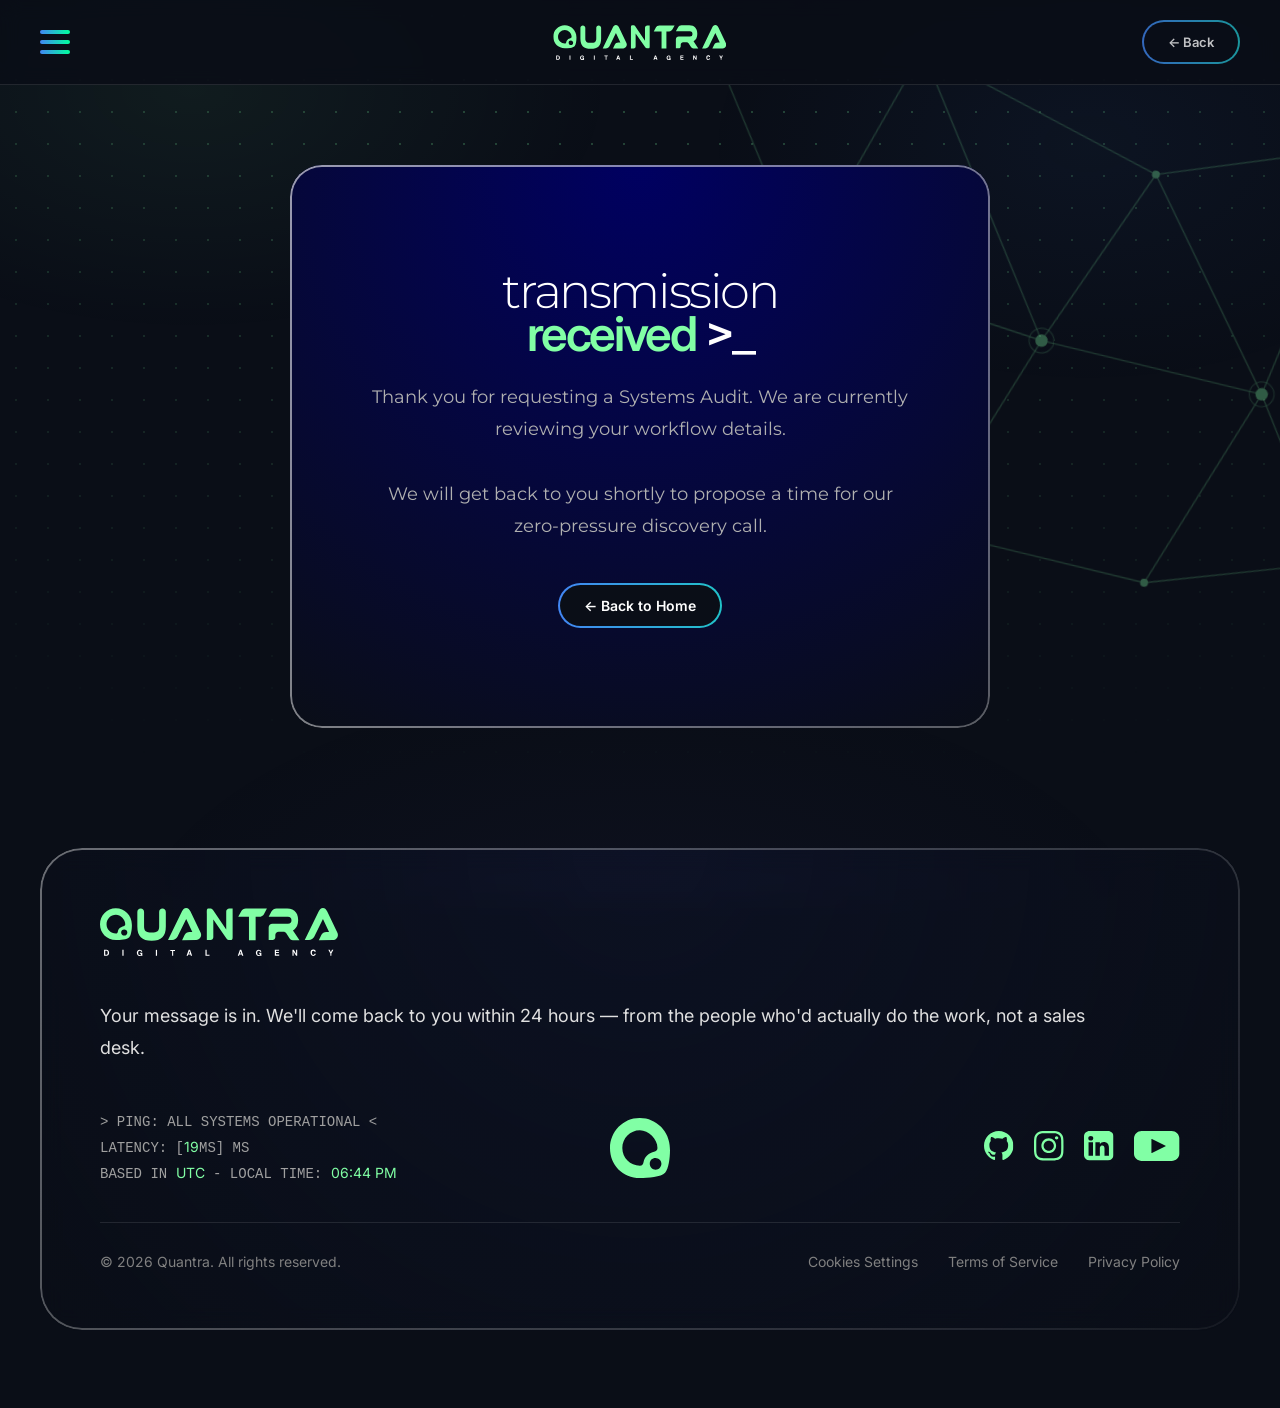
<file: pages/thank-you.html>
<!DOCTYPE html>
<html lang="en">
<head>
    <meta charset="UTF-8">
    <meta name="viewport" content="width=device-width, initial-scale=1.0">
    <link rel="icon" type="image/svg+xml" href="/assets/brand/icon-logo.svg">
    <title>Transmission Received | Quantra Digital Agency</title>
    <link rel="preconnect" href="https://fonts.googleapis.com">
    <link rel="preconnect" href="https://fonts.gstatic.com" crossorigin>
    <link href="https://fonts.googleapis.com/css2?family=Inter:wght@400;500;600&family=Montserrat:wght@300;600;700&display=swap" rel="stylesheet">
    <link rel="stylesheet" href="/css/styles.css">
    <meta name="description" content="Thanks for reaching out to Quantra Digital. We will be in touch shortly.">
    <link rel="canonical" href="https://quantratech.co.za/thank-you">
    <meta name="robots" content="noindex,follow">
    <meta name="theme-color" content="#0A0E17">
    <meta property="og:type" content="website">
    <meta property="og:site_name" content="Quantra Digital">
    <meta property="og:title" content="Thank You | Quantra Digital">
    <meta property="og:description" content="Thanks for reaching out to Quantra Digital. We will be in touch shortly.">
    <meta property="og:url" content="https://quantratech.co.za/thank-you">
    <meta property="og:image" content="https://quantratech.co.za/assets/brand/og-image.png">
    <meta property="og:image:width" content="1200">
    <meta property="og:image:height" content="630">
    <meta name="twitter:card" content="summary_large_image">
    <meta name="twitter:title" content="Thank You | Quantra Digital">
    <meta name="twitter:description" content="Thanks for reaching out to Quantra Digital. We will be in touch shortly.">
    <meta name="twitter:image" content="https://quantratech.co.za/assets/brand/og-image.png">

</head>
<body>

    <nav class="navbar">
        <div class="hamburger">
            <span></span>
            <span></span>
            <span></span>
        </div>
        <div class="logo">
            <img src="/assets/brand/QuantraDigital_Logo_Full.svg" alt="Quantra Logo" class="logo-img">
        </div>
        <button class="nav-btn nav-back-btn" onclick="history.length > 1 ? history.back() : window.location.href='/'">&#8592; Back</button>
    </nav>

    <div class="side-menu-overlay"></div>
    <div class="side-menu">
        <div class="side-menu-header">
            <span class="terminal-title">root@quantra:~#</span>
            <button class="close-menu-btn">&times;</button>
        </div>
        <div class="side-menu-links">
            <a href="/" class="terminal-link">
                <span class="prompt">&gt;_</span> <span class="link-text">Home</span>
            </a>
            <a href="/web-dev" class="terminal-link">
                <span class="prompt">&gt;_</span> <span class="link-text">Web Development</span>
            </a>
            <a href="/design" class="terminal-link">
                <span class="prompt">&gt;_</span> <span class="link-text">Branding &amp; Design</span>
            </a>
            <a href="/automation" class="terminal-link">
                <span class="prompt">&gt;_</span> <span class="link-text">Automation</span>
            </a>
            <a href="/about" class="terminal-link">
                <span class="prompt">&gt;_</span> <span class="link-text">About</span>
            </a>
            <a href="/contact?from=menu" class="terminal-link">
                <span class="prompt">&gt;_</span> <span class="link-text">Book a Call</span>
            </a>
        </div>
    </div>

    <section class="form-section has-parallax">
        <div class="parallax-node parallax-node--a" data-speed="-0.20" data-tf="rotate(8deg) scale(1.1)" aria-hidden="true"></div>
        <div class="form-card form-card--thank-you">
            <div class="form-header">
                <h2 class="empower-light">transmission</h2>
                <h2 class="empower-bold"><span class="brand-green">received</span> >_</h2>
                <p>
                    Thank you for requesting a Systems Audit. We are currently reviewing your workflow details.
                    <br><br>
                    We will get back to you shortly to propose a time for our zero-pressure discovery call.
                </p>
            </div>
            <!-- Text and href are set dynamically by main.js based on the ?from= param -->
            <button id="thank-you-back-btn" class="nav-btn">&#8592; Back to Home</button>
        </div>
    </section>

    <footer class="footer-section">
        <div class="footer-card">
            <img src="/assets/brand/QuantraDigital_Logo_Full.svg" alt="Quantra Logo" class="footer-logo">
            <p class="footer-bio">Your message is in. We'll come back to you within 24 hours &mdash; from the people who'd actually do the work, not a sales desk.</p>
            <div class="footer-middle">
                <div class="footer-terminal">
                    <p>&gt; PING: ALL SYSTEMS OPERATIONAL &lt;</p>
                    <p>LATENCY: [<span id="live-latency" class="brand-green">23</span>ms] MS</p>
                    <p>BASED IN <span id="live-location" class="brand-green">LOADING...</span> - Local Time: <span id="live-time" class="brand-green">00:00</span></p>
                </div>
                <div class="footer-centerpiece">
                    <img src="/assets/brand/icon-logo.svg" alt="Spinning Logo" class="spin-logo">
                </div>
                <div class="footer-socials">
                    <a href="https://github.com/Zewn-ops" target="_blank" class="social-icon">
                        <img src="/assets/social/icon-github.svg" alt="GitHub">
                    </a>
                    <a href="https://www.instagram.com/quantra.digital/" target="_blank" class="social-icon">
                        <img src="/assets/social/icon-instagram.svg" alt="Instagram">
                    </a>
                    <a href="https://www.linkedin.com/company/quantratech-digital-agency" target="_blank" class="social-icon">
                        <img src="/assets/social/icon-linkedin.svg" alt="LinkedIn">
                    </a>
                    <a href="https://www.youtube.com/@QuantraDigital" target="_blank" class="social-icon">
                        <img src="/assets/social/icon-youtube.svg" alt="YouTube">
                    </a>
                </div>
            </div>
            <div class="footer-divider"></div>
            <div class="footer-bottom">
                <p>&copy; 2026 Quantra. All rights reserved.</p>
                <div class="footer-links">
                    <a href="/cookies">Cookies Settings</a>
                    <a href="/terms">Terms of Service</a>
                    <a href="/privacy">Privacy Policy</a>
                </div>
            </div>
        </div>
    </footer>

    <script src="/js/main.js"></script>
</body>
</html>
</file>
<file: css/styles.css>
@import url('tokens.css');

/* --- 0. CSS CUSTOM PROPERTIES --- */
:root {
    --brand-green: #81FFA5;
    --bg-dark: #0A0E17;
    --text-light: #e0e0e0;
    --border-subtle: rgba(255, 255, 255, 0.1);
    --bg-tint-pledge: rgba(129, 255, 165, 0.015);
}

/* --- 1. GLOBAL RESET & TYPOGRAPHY --- */
* {
    margin: 0;
    padding: 0;
    box-sizing: border-box;
    font-family: 'Inter', sans-serif;
}

html {
    background-color: var(--bg-dark);
}

body {
    background-color: transparent; /* ambient bg layers (Section 24) show through */
    color: white;
    position: relative; /* positioning context for .parallax-bg (Section 24) */
}

/* --- 2. NAVIGATION BAR --- */
.navbar {
    display: flex;
    justify-content: space-between;
    align-items: center;
    padding: 20px 40px;
    border-bottom: 1px solid var(--border-subtle);
    position: sticky;
    top: 0;
    z-index: 100;
    background-color: rgba(10, 14, 23, 0.85);
    backdrop-filter: blur(10px);
    -webkit-backdrop-filter: blur(10px);
}

/* - 3. HAMBURGER MENU - */
.hamburger {
    display: flex;
    flex-direction: column;
    gap: 6px;
    cursor: pointer;
    position: relative;
    z-index: 100;
}

.hamburger span {
    width: 30px;
    height: 4px;
    border-radius: 2px;
    background: linear-gradient(90deg, #4286f4, #00ff9d);
}

/* --- 4. LOGO --- */
.logo {
    position: absolute;
    left: 50%;
    transform: translateX(-50%);
}

.logo-img {
    height: 35px;
    width: auto;
    max-width: 250px;
    display: block;
}

/* --- 5. NAV BUTTONS --- */
.nav-btn {
    -webkit-appearance: none;
    appearance: none;
    display: inline-block;
    text-align: center;
    text-decoration: none;

    background-color: transparent;
    color: white !important; /* needed to override browser link/button colour defaults */
    padding: 12px 24px;
    font-size: 14px;
    border-radius: 30px;
    cursor: pointer;
    font-weight: 600;

    border: 2px solid transparent;
    background-image:
        linear-gradient(var(--bg-dark), var(--bg-dark)),
        linear-gradient(to right, #4286f4, #00ff9d);
    background-origin: border-box;
    -webkit-background-clip: padding-box, border-box;
    background-clip: padding-box, border-box;
}

/* Back button — same pill shape, slightly muted */
.nav-back-btn {
    opacity: 0.75;
    font-size: 13px;
}
.nav-back-btn:hover {
    opacity: 1;
}

/* --- 6. HERO SECTION --- */
.hero-section {
    display: flex;
    justify-content: center;
    padding: 120px 20px 80px 20px;
    text-align: center;
    background: radial-gradient(circle at top, var(--hero-glow) 0%, transparent 50%);
}

.hero-content {
    max-width: 1000px;
    display: flex;
    flex-direction: column;
    align-items: center;
    position: relative; /* sit above the sharp-hero node motif (Section 24) */
    z-index: 1;
}

.hero-title-light {
    font-family: 'Montserrat', sans-serif;
    font-size: 64px;
    font-weight: 300;
    letter-spacing: -0.08em;
    line-height: 1.1;
}

.hero-title-bold {
    font-family: 'Montserrat', sans-serif;
    font-size: 64px;
    font-weight: 600;
    letter-spacing: -0.05em;
    line-height: 1.1;
    margin-bottom: 40px;
}

.hero-subtitle, .hero-description {
    font-family: 'Inter', sans-serif;
    font-size: 20px;
    color: var(--text-light);
    line-height: 1.6;
    margin-bottom: 20px;
}

/* --- 7. BRAND COLOURS --- */
.brand-green {
    color: var(--brand-green);
}

.hero-highlight {
    display: inline-block;
    background: linear-gradient(90deg, #4b6cb7, #5c4ca8);
    color: white;
    padding: 6px 12px;
    border-radius: 4px;
    font-weight: 600;
    font-size: 16px;
    margin-top: 10px;
}

/* --- 8. EMPOWER SECTION --- */
.empower-section {
    padding: 100px 40px;
    display: flex;
    justify-content: center;
}

.empower-content {
    display: flex;
    max-width: 1400px;
    width: 100%;
    gap: 40px;
    align-items: center;
}

.empower-left {
    flex: 0 0 40%;
    max-width: 40%;
    display: flex;
    flex-direction: column;
    justify-content: center;
}

.empower-light {
    font-family: 'Montserrat', sans-serif;
    font-size: 56px;
    font-weight: 300;
    letter-spacing: -0.05em;
    line-height: 1.1;
}

.empower-bold {
    font-family: 'Montserrat', sans-serif;
    font-size: 56px;
    font-weight: 600;
    letter-spacing: -0.05em;
    line-height: 1.1;
}

.empower-icon {
    font-size: 40px;
    margin: 80px 0;
}

.empower-text p {
    font-family: 'Inter', sans-serif;
    font-size: 20px;
    color: var(--text-light);
    line-height: 1.6;
    margin-bottom: 20px;
}

.terminal-prompt {
    color: var(--brand-green);
    font-weight: bold;
    font-family: monospace;
    font-size: 18px;
}

.empower-right {
    flex: 0 0 60%;
    max-width: 60%;
    padding: 80px 50px;
    border-radius: 80px 0px 80px 0px;
    overflow: visible;

    background-image: url('/assets/logos/bg-mountain.webp');
    background-size: cover;
    background-position: center;
    background-repeat: no-repeat;
}

.cards-grid {
    display: grid;
    grid-template-columns: 1fr 1fr;
    gap: 24px;
    width: 100%;
}

/* --- 9. FEATURE CARDS (Apple glass) --- */
.feature-card {
    padding: 40px 20px;
    display: flex;
    flex-direction: column;
    align-items: center;
    justify-content: center;
    border-radius: 32px;
    text-align: center;
    position: relative;
    z-index: 1;
    cursor: pointer;

    background: rgba(10, 14, 23, 0.4);
    backdrop-filter: blur(1px);
    -webkit-backdrop-filter: blur(1px);

    transition: transform 0.5s cubic-bezier(0.25, 1, 0.5, 1), box-shadow 0.5s cubic-bezier(0.25, 1, 0.5, 1);
}

.feature-card:hover {
    transform: translateY(-8px);
    box-shadow: 0 20px 40px rgba(0, 0, 0, 0.5), 0 0 20px rgba(var(--brand-green-rgb), 0.05);
}

/* Border base */
.feature-card::before {
    content: "";
    position: absolute;
    inset: 0;
    border-radius: 32px;
    padding: 2px;
    -webkit-mask:
        linear-gradient(#fff 0 0) content-box,
        linear-gradient(#fff 0 0);
    -webkit-mask-composite: xor;
    mask-composite: exclude;
    z-index: -1;
}

/* Shimmer gradients */
.border-green::before {
    background: linear-gradient(135deg,
        rgba(var(--brand-green-rgb), 1) 0%,
        rgba(var(--brand-green-rgb), 1) 17%,
        rgba(var(--brand-green-rgb), 0.3) 34%,
        rgba(var(--brand-green-rgb), 1) 53%,
        rgba(var(--brand-green-rgb), 1) 75%,
        rgba(var(--brand-green-rgb), 0.3) 100%
    );
}

.border-white::before {
    background: linear-gradient(135deg,
        rgba(255, 255, 255, 1) 0%,
        rgba(255, 255, 255, 1) 17%,
        rgba(255, 255, 255, 0.3) 34%,
        rgba(255, 255, 255, 1) 53%,
        rgba(255, 255, 255, 1) 75%,
        rgba(255, 255, 255, 0.3) 100%
    );
}

.feature-svg {
    height: 60px;
    width: auto;
    margin-bottom: 20px;
    display: inline-block;
}

.feature-card h4 {
    font-family: 'Montserrat', sans-serif;
    font-size: 24px;
    font-weight: 700;
    margin-bottom: 12px;
    line-height: 1.2;
}

.feature-card p {
    font-size: 20px;
    font-weight: 500;
    color: var(--text-light);
    line-height: 1.4;
}

/* --- 10. CTA SECTION --- */
.cta-section {
    display: flex;
    flex-direction: column;
    align-items: center;
    justify-content: center;
    gap: 20px;
    padding: 60px 0;
    text-align: center;
}

.cta-note {
    display: flex;
    align-items: center;
    gap: 10px;
}

.cta-icon {
    width: 14px;
    height: 14px;
}

.cta-note-text {
    font-size: 14px;
    color: rgba(255, 255, 255, 0.6);
    margin: 0;
    line-height: 1.4;
    text-align: left;
}

/* --- 11. LOGO SLIDER SECTION --- */
.slider-section {
    display: flex;
    justify-content: center;
    padding: 40px 40px 120px;
}

.slider-card {
    max-width: 1400px;
    width: 100%;
    background: radial-gradient(circle at center bottom, #000061 0%, var(--bg-dark) 70%);
    border-radius: 42px;
    padding: 80px 40px 120px;
    text-align: center;
    position: relative;
    z-index: 1;
    transition: none;
}

.slider-card:hover {
    transform: none;
    box-shadow: none;
}

.slider-card::before {
    content: "";
    position: absolute;
    inset: 0;
    border-radius: 42px;
    padding: 2px;
    background: linear-gradient(135deg,
        rgba(255, 255, 255, 1) 0%,
        rgba(255, 255, 255, 1) 17%,
        rgba(255, 255, 255, 0.3) 34%,
        rgba(255, 255, 255, 1) 53%,
        rgba(255, 255, 255, 1) 75%,
        rgba(255, 255, 255, 0.3) 100%
    );
    -webkit-mask: linear-gradient(#fff 0 0) content-box, linear-gradient(#fff 0 0);
    -webkit-mask-composite: xor;
    mask-composite: exclude;
    z-index: -1;
}

.slider-title {
    margin-bottom: 60px;
}

.slider-container {
    width: 100%;
    overflow: hidden;
    padding: 30px 0;
    -webkit-mask-image: linear-gradient(to right, transparent, black 10%, black 90%, transparent);
    mask-image: linear-gradient(to right, transparent, black 10%, black 90%, transparent);
}

.logo-track {
    display: flex;
    align-items: center;
    gap: 120px;
    width: max-content;
    animation: scrollLogos 40s linear infinite;
}

.slider-container:hover .logo-track {
    animation-play-state: paused;
}

.clickable-logo {
    transition: transform 0.4s cubic-bezier(0.25, 1, 0.5, 1), filter 0.4s ease;
    cursor: pointer;
    will-change: transform;
    z-index: 1;
    position: relative;
}

.clickable-logo:hover {
    transform: translateY(-10px);
    filter: drop-shadow(0px 0px 15px rgba(129, 255, 165, 0.4));
    z-index: 10;
}

.client-logo {
    height: 55px;
    width: auto;
    object-fit: contain;
}

@keyframes scrollLogos {
    0%   { transform: translateX(0); }
    100% { transform: translateX(calc(-50% - 60px)); }
}

/* Pagination dots (unused but kept for potential future use) */
.slider-dots { display: flex; justify-content: center; gap: 12px; margin-top: 60px; }
.slider-dots .dot { width: 12px; height: 12px; border-radius: 50%; background-color: #3f36a6; }
.slider-dots .dot.active { background-color: var(--brand-green); }

/* --- 12. TOOLS TICKER (dark green variant) --- */
.tools-card {
    background: radial-gradient(circle at center bottom, #152B1B 0%, var(--bg-dark) 70%);
}

/* --- 13. INFRASTRUCTURE SECTION --- */
.infra-section {
    display: flex;
    justify-content: center;
    padding: 120px 40px;
}

.infra-container {
    max-width: 1400px;
    width: 100%;
}

.infra-header {
    margin-bottom: 80px;
    text-align: left;
}

.infra-subtitle {
    font-size: 18px;
    color: var(--text-light);
    margin-top: 24px;
    font-weight: 400;
}

.infra-grid {
    display: grid;
    grid-template-columns: repeat(3, 1fr);
    gap: 64px;
}

.infra-card {
    padding: 60px 40px;
    background: rgba(30, 41, 69, 0.2);
    border-radius: 24px;
    text-align: center;
    position: relative;
    z-index: 1;
    backdrop-filter: blur(2px);
    -webkit-backdrop-filter: blur(2px);
    display: flex;
    flex-direction: column;
    align-items: center;
    cursor: pointer;

    transition: transform 0.5s cubic-bezier(0.25, 1, 0.5, 1), box-shadow 0.5s cubic-bezier(0.25, 1, 0.5, 1);
}

.infra-card:hover {
    transform: translateY(-8px);
    box-shadow: 0 20px 40px rgba(0, 0, 0, 0.5), 0 0 20px rgba(var(--brand-green-rgb), 0.05);
}

.infra-card::before {
    content: "";
    position: absolute;
    inset: 0;
    border-radius: 24px;
    padding: 2px;
    background: linear-gradient(135deg,
        rgba(255, 255, 255, 1) 0%,
        rgba(255, 255, 255, 1) 17%,
        rgba(255, 255, 255, 0.3) 34%,
        rgba(255, 255, 255, 1) 53%,
        rgba(255, 255, 255, 1) 75%,
        rgba(255, 255, 255, 0.3) 100%
    );
    -webkit-mask: linear-gradient(#fff 0 0) content-box, linear-gradient(#fff 0 0);
    -webkit-mask-composite: xor;
    mask-composite: exclude;
    z-index: -1;
}

.infra-icon {
    height: 80px;
    width: auto;
    margin-bottom: 30px;
}

.infra-card-title {
    font-family: 'Montserrat', sans-serif;
    font-size: 36px;
    font-weight: 300;
    margin-bottom: 24px;
    letter-spacing: -0.08em;
    line-height: 1.1;
}

.bold-text {
    font-weight: 600;
}

.infra-card-text {
    font-size: 20px;
    color: #ffffff;
    line-height: 1.7;
    font-weight: 400;
}

/* --- 14. INTEGRATION PROCESS SECTION --- */
.process-section {
    display: flex;
    justify-content: center;
    padding: 120px 40px;
}

.process-container {
    max-width: 1400px;
    width: 100%;
}

.process-header {
    margin-bottom: 60px;
    text-align: left;
}

.process-subtitle {
    font-size: 18px;
    color: var(--text-light);
    margin-top: 16px;
    font-weight: 400;
    line-height: 1.6;
}

.process-subtitle strong {
    font-weight: 700;
    color: white;
}

.process-flow {
    display: flex;
    flex-direction: column;
    align-items: center;
}

.process-card {
    width: 100%;
    border-radius: 24px;
    padding: 50px 60px;
    text-align: center;
    position: relative;
    z-index: 1;
    backdrop-filter: blur(12px);
    -webkit-backdrop-filter: blur(12px);

    transition: transform 0.5s cubic-bezier(0.25, 1, 0.5, 1), box-shadow 0.5s cubic-bezier(0.25, 1, 0.5, 1);
}

.process-step-card {
    cursor: pointer;
}

.process-card:hover,
.process-step-card:hover {
    transform: translateY(-8px);
    box-shadow: 0 20px 40px rgba(0, 0, 0, 0.5), 0 0 20px rgba(129, 255, 165, 0.05);
}

/* Colour modifier classes */
.card-green  { background: radial-gradient(circle at center top, #152B1B 0%, var(--bg-dark) 60%); }
.card-blue   { background: radial-gradient(circle at center top, #000061 0%, var(--bg-dark) 60%); }
.card-purple { background: radial-gradient(circle at center top, #2A1635 0%, var(--bg-dark) 60%); }

.process-card::before {
    content: "";
    position: absolute;
    inset: 0;
    border-radius: 24px;
    padding: 2px;
    background: linear-gradient(135deg,
        rgba(255, 255, 255, 0.8) 0%,
        rgba(255, 255, 255, 0.1) 34%,
        rgba(255, 255, 255, 0.8) 53%,
        rgba(255, 255, 255, 0.1) 100%
    );
    -webkit-mask: linear-gradient(#fff 0 0) content-box, linear-gradient(#fff 0 0);
    -webkit-mask-composite: xor;
    mask-composite: exclude;
    z-index: -1;
}

.process-card-title {
    font-family: 'Montserrat', sans-serif;
    font-size: 36px;
    font-weight: 300;
    letter-spacing: -0.08em;
    line-height: 1.1;
    margin-bottom: 20px;
}

.process-card-text {
    font-size: 20px;
    color: #ffffff;
    line-height: 1.7;
    font-weight: 400;
    max-width: 800px;
    margin: 0 auto;
}

.process-separator {
    height: 100px;
    width: auto;
    margin: 30px 0;
}

/* --- 15. FINAL CTA SECTION --- */
.final-cta-section {
    display: flex;
    justify-content: center;
    padding: 160px 20px;
    text-align: center;
    background: radial-gradient(circle at center, rgba(129, 255, 165, 0.03) 0%, transparent 40%);
}

.final-cta-container {
    display: flex;
    flex-direction: column;
    align-items: center;
    max-width: 800px;
}

.final-cta-header {
    margin-bottom: 50px;
}

.final-cta-subtitle {
    font-size: 20px;
    color: var(--text-light);
    margin-top: 30px;
    line-height: 1.6;
}

.large-cta-btn {
    display: inline-block;
    text-decoration: none;
    background-color: transparent;
    color: white;
    padding: 20px 50px;
    font-family: 'Montserrat', sans-serif;
    font-size: 24px;
    font-weight: 300;
    border-radius: 40px;
    cursor: pointer;
    margin-bottom: 30px;
    border: 2px solid transparent;
    background-image:
        linear-gradient(var(--bg-dark), var(--bg-dark)),
        linear-gradient(to right, #5c4ca8, var(--brand-green));
    background-origin: border-box;
    background-clip: padding-box, border-box;

    transition: transform 0.3s cubic-bezier(0.25, 1, 0.5, 1), box-shadow 0.3s cubic-bezier(0.25, 1, 0.5, 1);
}

.large-cta-btn:hover {
    transform: translateY(-3px) scale(1.03);
    box-shadow: 0 10px 30px rgba(129, 255, 165, 0.2);
}

/* --- 16. FOOTER SECTION --- */
.footer-section {
    display: flex;
    justify-content: center;
    padding: 0 40px 80px;
}

.footer-card {
    max-width: 1400px;
    width: 100%;
    background: radial-gradient(circle at center top, rgba(20, 30, 80, 0.2) 0%, rgba(10, 14, 23, 0.8) 100%);
    border-radius: 42px;
    padding: 60px;
    position: relative;
    z-index: 1;
    backdrop-filter: blur(12px);
    -webkit-backdrop-filter: blur(12px);
}

.footer-card::before {
    content: "";
    position: absolute;
    inset: 0;
    border-radius: 42px;
    padding: 2px;
    background: linear-gradient(135deg, rgba(255, 255, 255, 0.4) 0%, rgba(255, 255, 255, 0.05) 50%, rgba(255, 255, 255, 0.4) 100%);
    -webkit-mask: linear-gradient(#fff 0 0) content-box, linear-gradient(#fff 0 0);
    -webkit-mask-composite: xor;
    mask-composite: exclude;
    z-index: -1;
}

.footer-logo {
    height: 48px;
    margin-bottom: 40px;
}

.footer-bio {
    font-size: 18px;
    color: var(--text-light);
    line-height: 1.8;
    max-width: 1000px;
    margin-bottom: 50px;
}

.footer-middle {
    display: flex;
    justify-content: space-between;
    align-items: center;
    margin-bottom: 40px;
    width: 100%;
}

.footer-terminal { flex: 1; }

.footer-terminal p {
    font-family: monospace;
    font-size: 14px;
    color: #a0a0a0;
    margin-bottom: 8px;
    text-transform: uppercase;
}

.footer-terminal p:last-child { margin-bottom: 0; }

.footer-centerpiece {
    flex: 1;
    display: flex;
    justify-content: center;
}

.spin-logo {
    height: 60px;
    width: auto;
    animation: slowSpin 8s linear infinite;
}

@keyframes slowSpin {
    0%   { transform: rotate(0deg); }
    100% { transform: rotate(360deg); }
}

.footer-socials {
    flex: 1;
    display: flex;
    justify-content: flex-end;
    gap: 20px;
}

.footer-socials img {
    height: 30px;
    transition: transform 0.2s ease;
}

.footer-socials img:hover {
    transform: translateY(-3px) scale(1.1);
}

.footer-divider {
    height: 1px;
    background: var(--border-subtle);
    margin-bottom: 30px;
}

.footer-bottom {
    display: flex;
    justify-content: space-between;
    align-items: center;
    font-size: 14px;
    color: #808080;
}

.footer-links {
    display: flex;
    gap: 30px;
}

.footer-links a {
    color: #808080;
    text-decoration: none;
    transition: color 0.2s ease;
}

.footer-links a:hover { color: white; }

/* --- 17. LEGAL / POLICY PAGES --- */
.policy-section {
    display: flex;
    justify-content: center;
    padding: 80px 40px 80px;
}

.policy-card {
    max-width: 900px;
    width: 100%;
    background: linear-gradient(180deg, rgba(20, 30, 80, 0.1) 0%, rgba(10, 14, 23, 0.4) 100%);
    border-radius: 24px;
    padding: 60px 80px;
    position: relative;
    z-index: 1;
    backdrop-filter: blur(12px);
    -webkit-backdrop-filter: blur(12px);
}

.policy-card::before {
    content: "";
    position: absolute;
    inset: 0;
    border-radius: 24px;
    padding: 2px;
    background: linear-gradient(135deg, rgba(255, 255, 255, 0.3) 0%, rgba(255, 255, 255, 0.05) 50%, rgba(255, 255, 255, 0.3) 100%);
    -webkit-mask: linear-gradient(#fff 0 0) content-box, linear-gradient(#fff 0 0);
    -webkit-mask-composite: xor;
    mask-composite: exclude;
    z-index: -1;
}

.last-updated {
    font-family: monospace;
    color: var(--brand-green);
    margin-top: 10px;
    margin-bottom: 40px;
    font-size: 14px;
}

.policy-text h2 {
    font-family: 'Montserrat', sans-serif;
    font-size: 24px;
    font-weight: 500;
    color: white;
    margin-top: 40px;
    margin-bottom: 16px;
}

.policy-text p {
    font-size: 16px;
    color: #b0b0b0;
    line-height: 1.8;
    margin-bottom: 20px;
}

/* --- 18. CONTACT FORM PAGE --- */
.form-section {
    display: flex;
    justify-content: center;
    padding: 80px 40px 120px;
}

.form-card {
    max-width: 800px;
    width: 100%;
    background: radial-gradient(circle at center top, #000061 0%, var(--bg-dark) 100%);
    border-radius: 32px;
    padding: 60px 80px;
    position: relative;
    z-index: 1;
    backdrop-filter: blur(12px);
    -webkit-backdrop-filter: blur(12px);
    text-align: center;
}

/* Thank-you card variant — wider, taller feel */
.form-card--thank-you {
    max-width: 700px;
    padding: 100px 60px;
}

.form-card--thank-you .form-header {
    margin-bottom: 40px;
}

.form-card--thank-you .form-header h2 {
    font-size: 48px;
    margin-bottom: -10px;
}

.form-card--thank-you .form-header p {
    font-family: 'Montserrat', sans-serif;
    margin-top: 30px;
    font-size: 18px;
    line-height: 1.8;
    color: #b0b0b0;
    max-width: 550px;
    margin-left: auto;
    margin-right: auto;
}

.form-card::before {
    content: "";
    position: absolute;
    inset: 0;
    border-radius: 32px;
    padding: 2px;
    background: linear-gradient(135deg, rgba(255,255,255,0.6) 0%, rgba(255,255,255,0.05) 100%);
    -webkit-mask: linear-gradient(#fff 0 0) content-box, linear-gradient(#fff 0 0);
    -webkit-mask-composite: xor;
    mask-composite: exclude;
    z-index: -1;
}

.form-header {
    margin-bottom: 50px;
}

.form-header p {
    color: #b0b0b0;
    font-size: 16px;
    margin-top: 16px;
    line-height: 1.6;
}

/* Source indicator — terminal-style, subtle */
.source-indicator {
    font-family: monospace;
    font-size: 13px;
    color: rgba(129, 255, 165, 0.5);
    margin-top: 8px;
    display: block;
}

/* Form layout & inputs */
#contact-form {
    display: flex;
    flex-direction: column;
    gap: 30px;
}

.input-row {
    display: flex;
    gap: 30px;
}

.input-group {
    position: relative;
    width: 100%;
    text-align: left;
}

.input-group input,
.input-group textarea {
    width: 100%;
    background: rgba(255, 255, 255, 0.03);
    border: 1px solid var(--border-subtle);
    border-radius: 12px;
    padding: 20px 20px 10px;
    font-family: 'Montserrat', sans-serif;
    font-size: 16px;
    color: white;
    outline: none;
    transition: border-color 0.3s ease, background 0.3s ease;
}

.input-group input:focus,
.input-group textarea:focus {
    border-color: var(--brand-green);
    background: rgba(129, 255, 165, 0.05);
}

/* Floating label */
.input-group label {
    position: absolute;
    top: 50%;
    left: 20px;
    transform: translateY(-50%);
    color: #808080;
    font-size: 16px;
    pointer-events: none;
    transition: 0.3s ease all;
}

.input-group textarea + label {
    top: 20px;
    transform: translateY(0);
}

.input-group input:focus + label,
.input-group input:not(:placeholder-shown) + label,
.input-group textarea:focus + label,
.input-group textarea:not(:placeholder-shown) + label {
    top: 6px;
    left: 18px;
    font-size: 11px;
    color: var(--brand-green);
    font-weight: 500;
}

.form-submit-btn {
    width: 100%;
    margin-top: 10px;
}

/* Utility */
.hidden { display: none !important; }

/* --- 19. GLOBAL GRADIENT ANIMATIONS --- */
@keyframes fluidGradient {
    0%   { background-position: 0% 50%; }
    50%  { background-position: 100% 50%; }
    100% { background-position: 0% 50%; }
}

/* Animate shimmer borders on all glass cards */
.feature-card::before,
.slider-card::before,
.infra-card::before,
.process-card::before,
.footer-card::before,
.form-card::before,
.policy-card::before,
.warm-card::before,
.service-card::before {
    background-size: 200% 200%;
    animation: fluidGradient 4s ease-in-out infinite;
}

/* Animate gradient on CTA buttons */
.large-cta-btn,
.nav-btn {
    background-size: 200% 200%;
    animation: fluidGradient 1.5s linear infinite;

    transition: transform 0.3s cubic-bezier(0.25, 1, 0.5, 1), box-shadow 0.3s cubic-bezier(0.25, 1, 0.5, 1);
}

.large-cta-btn:hover,
.nav-btn:hover {
    transform: translateY(-3px) scale(1.03);
    box-shadow: 0 10px 30px rgba(129, 255, 165, 0.2);
}

/* --- 20. LIQUID GLASS MODAL --- */
.glass-modal-overlay {
    position: fixed;
    top: 0; left: 0;
    width: 100vw; height: 100vh;
    background: rgba(0, 0, 0, 0.4);
    backdrop-filter: none;
    -webkit-backdrop-filter: none;
    z-index: 99999;
    display: flex;
    justify-content: center;
    align-items: center;
    opacity: 0;
    visibility: hidden;
    transition: all 0.4s ease;
    padding: 20px;
}

.glass-modal-overlay.active {
    opacity: 1;
    visibility: visible;
}

.glass-modal-card {
    background: radial-gradient(circle at center top, rgba(21, 43, 27, 0.5) 0%, rgba(10, 14, 23, 0.9) 50%);
    backdrop-filter: blur(2px);
    -webkit-backdrop-filter: blur(2px);
    border-radius: 32px;
    padding: 50px;
    max-width: 700px;
    width: 100%;
    position: relative;
    z-index: 1;
    transform: translateY(30px);
    transition: transform 0.4s cubic-bezier(0.25, 1, 0.5, 1);
}

.glass-modal-overlay.active .glass-modal-card {
    transform: translateY(0);
}

.glass-modal-card::before {
    content: "";
    position: absolute;
    inset: 0;
    border-radius: 32px;
    padding: 2px;
    background: linear-gradient(135deg, rgba(129, 255, 165, 0.8) 0%, rgba(129, 255, 165, 0.1) 50%, rgba(129, 255, 165, 0.8) 100%);
    -webkit-mask: linear-gradient(#fff 0 0) content-box, linear-gradient(#fff 0 0);
    -webkit-mask-composite: xor;
    mask-composite: exclude;
    z-index: -1;
    background-size: 200% 200%;
    animation: fluidGradient 4s ease-in-out infinite;
}

.modal-header {
    display: flex;
    justify-content: space-between;
    align-items: center;
    margin-bottom: 30px;
}

.close-modal-btn {
    background: transparent; border: none; color: #a0a0a0;
    font-size: 32px; cursor: pointer; transition: 0.2s;
}
.close-modal-btn:hover { color: var(--brand-green); transform: scale(1.1); }

.modal-terminal-prompt {
    display: block;
    color: var(--brand-green);
    font-family: monospace;
    font-size: 16px;
    margin-bottom: 24px;
    font-weight: bold;
}

.modal-body p {
    font-family: 'Inter', sans-serif;
    font-size: 18px;
    line-height: 1.8;
    color: var(--text-light);
}

.modal-feature-icon {
    height: 60px;
    width: auto;
    margin-bottom: 24px;
    display: block;
    filter: drop-shadow(0px 4px 12px rgba(129, 255, 165, 0.2));
}

/* --- 21. PROCESS MODAL --- */
#process-modal.glass-modal-overlay {
    background: rgba(0, 0, 0, 0.7);
}

#process-modal .glass-modal-card {
    background: radial-gradient(circle at center top, rgba(21, 43, 27, 0.5) 0%, rgba(10, 14, 23, 0.9) 50%);
    transition: transform 0.4s cubic-bezier(0.25, 1, 0.5, 1), background 0.4s ease;
}

/* Modal tint modifier classes (applied by JS) */
.modal-step-green  { background: radial-gradient(circle at center top, rgba(21, 43, 27, 0.3)  0%, rgba(10, 14, 23, 0.3) 80%); }
.modal-step-blue   { background: radial-gradient(circle at center top, rgba(0, 0, 97, 0.3)    0%, rgba(10, 14, 23, 0.3) 80%); }
.modal-step-purple { background: radial-gradient(circle at center top, rgba(42, 22, 53, 0.3)  0%, rgba(10, 14, 23, 0.3) 80%); }

/* --- 22. TERMINAL SIDE MENU --- */
.side-menu-overlay {
    position: fixed;
    top: 0;
    left: 0;
    width: 100%;
    height: 100%;
    background: rgba(0, 0, 0, 0.85);
    backdrop-filter: blur(10px);
    z-index: 9998;
    opacity: 0;
    visibility: hidden;
    transition: all 0.4s ease;
}

.side-menu-overlay.active {
    opacity: 1;
    visibility: visible;
}

.side-menu {
    position: fixed;
    top: 0;
    left: -450px;
    width: 400px;
    max-width: 85vw;
    height: 100vh;
    background: #0D121D;
    border-right: 2px solid var(--brand-green);
    z-index: 9999;
    padding: 80px 40px;
    display: flex;
    flex-direction: column;
    transition: left 0.4s cubic-bezier(0.25, 1, 0.5, 1);
}

.side-menu.active {
    left: 0;
}

.side-menu-header {
    display: flex;
    justify-content: space-between;
    align-items: center;
    margin-bottom: 60px;
}

.terminal-title {
    font-family: monospace;
    color: var(--brand-green);
    font-size: 16px;
    font-weight: bold;
}

.close-menu-btn {
    background: transparent;
    border: none;
    color: #a0a0a0;
    font-size: 32px;
    cursor: pointer;
    transition: color 0.2s, transform 0.2s;
}

.close-menu-btn:hover {
    color: white;
    transform: scale(1.1);
}

.side-menu-links {
    display: flex;
    flex-direction: column;
    gap: 16px;
}

.terminal-link {
    display: flex;
    align-items: center;
    padding: 18px 24px;
    border-radius: 16px;
    text-decoration: none;
    transition: all 0.3s ease;
    background: transparent;
    cursor: pointer;
}

.terminal-link .prompt {
    font-family: monospace;
    color: var(--brand-green);
    margin-right: 16px;
    font-size: 18px;
    font-weight: bold;
    opacity: 0.4;
    transition: 0.3s ease;
}

.terminal-link .link-text {
    font-family: 'Inter', sans-serif;
    font-size: 18px;
    font-weight: 500;
    color: #a0a0a0;
    transition: color 0.3s ease;
}

.terminal-link:hover:not(.disabled),
.terminal-link.active-link {
    background: rgba(129, 255, 165, 0.08);
}

.terminal-link:hover:not(.disabled) .link-text,
.terminal-link.active-link .link-text {
    color: white;
}

.terminal-link:hover:not(.disabled) .prompt,
.terminal-link.active-link .prompt {
    opacity: 1;
}

.terminal-link.disabled {
    cursor: not-allowed;
    opacity: 0.5;
}

.blink {
    animation: blinkCursor 1s step-end infinite;
    color: var(--brand-green);
    margin-left: 8px;
}

@keyframes blinkCursor {
    0%, 100% { opacity: 1; }
    50%       { opacity: 0; }
}

/* --- 23. RETAINER SECTION --- */
.retainer-section {
    display: flex;
    justify-content: center;
    padding: 80px 40px;
    text-align: center;
}

.retainer-container {
    max-width: 900px;
    width: 100%;
    display: flex;
    flex-direction: column;
    align-items: center;
}

.retainer-header {
    margin-bottom: 40px;
}

.retainer-body {
    font-size: 20px;
    color: var(--text-light);
    line-height: 1.7;
    margin-bottom: 16px;
}

.retainer-subtext {
    font-family: monospace;
    font-size: 14px;
    color: rgba(255, 255, 255, 0.5);
    margin-bottom: 40px;
}

/* ============================================================
   25. IT SUPPORT PAGE — softer aesthetic overrides
   ============================================================ */

/* Hero softening */
.hero-section--soft {
    padding: 80px 20px 60px;
}

.hero-content--two-col {
    flex-direction: row;
    align-items: center;
    gap: 60px;
    text-align: left;
}

.hero-text {
    flex: 0 0 60%;
    max-width: 60%;
}

.hero-subtitle--soft {
    font-weight: 400;
    line-height: 1.7;
}

.hero-description--soft {
    font-weight: 400;
    line-height: 1.7;
}

.hero-highlight--soft {
    background: none;
    background-image: none;
    color: rgba(255, 255, 255, 0.6);
    padding: 0;
    border-radius: 0;
    font-weight: 400;
    font-size: 18px;
    margin-top: 24px;
    animation: none;
}

.hero-illustration-placeholder {
    flex: 0 0 40%;
    max-width: 40%;
    display: flex;
    justify-content: center;
    align-items: center;
}

.illustration-frame {
    width: 100%;
    max-width: 400px;
    aspect-ratio: 1 / 1;
    border: 2px dashed var(--border-subtle);
    border-radius: 24px;
    background: rgba(255, 255, 255, 0.02);
    display: flex;
    justify-content: center;
    align-items: center;
}

.placeholder-label {
    font-size: 14px;
    color: rgba(255, 255, 255, 0.3);
    font-style: italic;
}

/* Help-with section */
.help-with-section {
    display: flex;
    justify-content: center;
    padding: 100px 40px;
}

.help-with-container {
    max-width: 1100px;
    width: 100%;
}

.help-with-header {
    text-align: center;
    margin-bottom: 60px;
}

.help-with-intro {
    font-size: 18px;
    color: var(--text-light);
    max-width: 600px;
    margin: 24px auto 0;
    text-align: center;
    line-height: 1.7;
}

.help-examples-grid {
    display: grid;
    grid-template-columns: 1fr 1fr;
    gap: 20px;
    list-style: none;
    padding: 0;
    margin: 0;
}

.help-example {
    background: rgba(255, 255, 255, 0.03);
    border-radius: 16px;
    padding: 20px 24px;
    font-size: 17px;
    font-style: italic;
    color: var(--text-light);
    line-height: 1.55;
    border-left: 3px solid rgba(129, 255, 165, 0.3);
}

.help-closing {
    text-align: center;
    margin-top: 48px;
    font-style: italic;
    font-size: 18px;
    color: rgba(255, 255, 255, 0.65);
}

/* How it works section */
.how-it-works-section {
    display: flex;
    justify-content: center;
    padding: 100px 40px;
}

.how-it-works-container {
    max-width: 1200px;
    width: 100%;
}

.section-header {
    margin-bottom: 60px;
    text-align: left;
}

.steps-flow {
    display: flex;
    gap: 28px;
    align-items: flex-start;
}

.soft-step-card {
    flex: 1;
    background: rgba(255, 255, 255, 0.03);
    border-radius: 20px;
    padding: 36px 32px;
    border: 1px solid var(--border-subtle);
    transition: transform 0.3s ease, box-shadow 0.3s ease;
}

.soft-step-card:hover {
    transform: translateY(-4px);
    box-shadow: 0 12px 30px rgba(0, 0, 0, 0.3);
}

.step-number {
    font-family: 'Montserrat', sans-serif;
    font-size: 52px;
    font-weight: 700;
    color: var(--brand-green);
    opacity: 0.4;
    line-height: 1;
    margin-bottom: 20px;
}

.step-title {
    font-family: 'Montserrat', sans-serif;
    font-size: 22px;
    font-weight: 600;
    margin-bottom: 16px;
    line-height: 1.3;
}

.step-body {
    font-size: 17px;
    color: var(--text-light);
    line-height: 1.7;
}

/* Support tiers section */
.support-tiers-section {
    display: flex;
    justify-content: center;
    padding: 100px 40px;
}

.support-tiers-container {
    max-width: 1200px;
    width: 100%;
}

.tiers-intro {
    font-size: 18px;
    color: var(--text-light);
    margin-top: 24px;
    line-height: 1.6;
    max-width: 640px;
}

.tier-grid {
    display: grid;
    grid-template-columns: repeat(3, 1fr);
    gap: 28px;
    margin-top: 60px;
}

.tier-card {
    background: rgba(255, 255, 255, 0.03);
    border: 1px solid var(--border-subtle);
    border-radius: 20px;
    padding: 40px;
    display: flex;
    flex-direction: column;
    cursor: pointer;
    transition: transform 0.3s ease, box-shadow 0.3s ease;
    position: relative;
}

.tier-card:hover {
    transform: translateY(-4px);
    box-shadow: 0 12px 30px rgba(0, 0, 0, 0.4);
}

.tier-card--featured {
    border-color: rgba(129, 255, 165, 0.3);
    background: rgba(129, 255, 165, 0.03);
}

.tier-badge {
    display: inline-block;
    background: rgba(129, 255, 165, 0.12);
    color: var(--brand-green);
    font-size: 11px;
    font-weight: 600;
    padding: 4px 12px;
    border-radius: 20px;
    margin-bottom: 16px;
    width: fit-content;
    letter-spacing: 0.06em;
    text-transform: uppercase;
}

.tier-for {
    font-size: 12px;
    color: rgba(255, 255, 255, 0.45);
    text-transform: uppercase;
    letter-spacing: 0.07em;
    margin-bottom: 12px;
    font-weight: 500;
}

.tier-name {
    font-family: 'Montserrat', sans-serif;
    font-size: 40px;
    font-weight: 600;
    color: var(--brand-green);
    letter-spacing: -0.04em;
    margin-bottom: 20px;
    line-height: 1;
}

.tier-body {
    font-size: 16px;
    color: var(--text-light);
    line-height: 1.7;
}

.tier-footnote {
    text-align: center;
    font-style: italic;
    color: rgba(255, 255, 255, 0.45);
    margin-top: 40px;
    font-size: 15px;
    max-width: 640px;
    margin-left: auto;
    margin-right: auto;
}

/* Pledge section */
.pledge-section {
    display: flex;
    justify-content: center;
    padding: 100px 40px;
    background: var(--bg-tint-pledge);
}

.pledge-container {
    max-width: 680px;
    width: 100%;
    text-align: center;
}

.pledge-header {
    margin-bottom: 40px;
}

.pledge-intro {
    font-size: 18px;
    color: var(--text-light);
    line-height: 1.7;
    margin-bottom: 32px;
}

.pledge-promise-intro {
    font-size: 16px;
    color: rgba(255, 255, 255, 0.55);
    margin-bottom: 24px;
}

.pledge-list {
    list-style: none;
    padding: 0;
    text-align: left;
    display: flex;
    flex-direction: column;
    gap: 24px;
}

.pledge-list li {
    font-size: 18px;
    color: var(--text-light);
    line-height: 1.6;
}

.pledge-list li strong {
    color: var(--brand-green);
}

.pledge-closing {
    font-style: italic;
    color: rgba(255, 255, 255, 0.55);
    margin-top: 32px;
    font-size: 17px;
}

/* FAQ section */
.faq-section {
    display: flex;
    justify-content: center;
    padding: 100px 40px;
}

.faq-container {
    max-width: 720px;
    width: 100%;
}

.faq-list {
    display: flex;
    flex-direction: column;
    gap: 12px;
    margin-top: 0;
}

.faq-item {
    border: 1px solid var(--border-subtle);
    border-radius: 14px;
    overflow: hidden;
    transition: border-color 0.3s ease;
}

.faq-item[open] {
    border-color: rgba(129, 255, 165, 0.25);
    background: rgba(129, 255, 165, 0.02);
}

.faq-question {
    list-style: none;
    cursor: pointer;
    padding: 20px 24px;
    font-size: 16px;
    font-weight: 500;
    color: white;
    display: flex;
    justify-content: space-between;
    align-items: center;
    gap: 16px;
    user-select: none;
    transition: color 0.2s ease;
}

.faq-question::-webkit-details-marker { display: none; }

.faq-question::after {
    content: '+';
    font-size: 22px;
    font-weight: 300;
    color: rgba(255, 255, 255, 0.35);
    flex-shrink: 0;
    transition: color 0.2s ease;
}

.faq-item[open] .faq-question::after {
    content: '\00D7';
    color: var(--brand-green);
}

.faq-answer {
    padding: 0 24px 20px;
}

.faq-answer p {
    font-size: 16px;
    color: var(--text-light);
    line-height: 1.7;
}

/* Final CTA softening */
.final-cta-section--soft {
    background: none;
    padding: 120px 20px;
}

.final-cta-section--soft .empower-bold {
    font-size: 56px;
}

.final-cta-note {
    font-size: 14px;
    color: rgba(255, 255, 255, 0.45);
    margin-top: 24px;
    font-style: italic;
}

/* --- 24. AMBIENT BACKGROUND SYSTEM --- */
/* Bespoke layered page background (design ref: Bitwarden — clean, purposeful,
   dark, intentional). Pure-CSS fixed layers on <body> so all 9 pages inherit it
   with zero per-file markup. The dot mesh + glow blooms are brand-wide ambient
   texture (not a sharp-only component) so they hold the two-aesthetic rule; the
   technical node motif is scoped to sharp heroes only. No build / vanilla. */

/* Layer 1 — fine dot mesh tiled across the viewport, faded toward the bottom */
body::before {
    content: "";
    position: fixed;
    inset: 0;
    z-index: -2;
    pointer-events: none;
    background-image: url('/assets/bg/dot-grid.svg');
    background-size: 32px 32px;
    opacity: 0.35;
    -webkit-mask-image: radial-gradient(120% 90% at 50% 0%, #000 0%, rgba(0,0,0,0.45) 55%, transparent 100%);
            mask-image: radial-gradient(120% 90% at 50% 0%, #000 0%, rgba(0,0,0,0.45) 55%, transparent 100%);
}

/* Layer 2 — soft brand-colour glow blooms (green / blue / indigo) */
body::after {
    content: "";
    position: fixed;
    inset: 0;
    z-index: -1;
    pointer-events: none;
    background:
        radial-gradient(55% 45% at 15% 10%, rgba(129, 255, 165, 0.06) 0%, transparent 60%),
        radial-gradient(50% 45% at 85% 16%, rgba(66, 134, 244, 0.05) 0%, transparent 60%),
        radial-gradient(70% 55% at 50% 108%, rgba(92, 76, 168, 0.06) 0%, transparent 60%);
}

/* Layer 3 — technical node-mesh motif, sharp heroes only (not the soft support hero) */
.hero-section:not(.hero-section--soft) {
    position: relative;
    overflow: hidden;
}
.hero-section:not(.hero-section--soft)::after {
    content: "";
    position: absolute;
    inset: 0;
    z-index: 0; /* above the hero's radial-gradient base, below .hero-content (z-index 1) */
    pointer-events: none;
    background-image: url('/assets/bg/node-mesh.svg');
    background-repeat: no-repeat;
    background-position: center top;
    background-size: 1100px auto;
    opacity: 0.22;
    -webkit-mask-image: linear-gradient(180deg, #000 0%, transparent 88%);
            mask-image: linear-gradient(180deg, #000 0%, transparent 88%);
}

/* Layer 4 — parallax node motifs hosted INSIDE transparent sections (same trick
   as the hero motif, so section backgrounds never cover them). Each .has-parallax
   section is its own stacking context; the node sits at z-index 0 behind the
   section's content (which is raised to z-index 1) and is clipped to the section.
   js/main.js drifts each node FASTER than scroll (negative data-speed). */
.has-parallax {
    position: relative;
    overflow: hidden;
    isolation: isolate;
}
.has-parallax > .parallax-node {
    position: absolute;
    z-index: 0;           /* behind section content (raised below), above section bg */
    width: 820px;
    height: 574px;        /* node-mesh.svg native ratio 800×560 */
    background-image: url('/assets/bg/node-mesh.svg');
    background-repeat: no-repeat;
    background-size: contain;
    pointer-events: none;
    will-change: transform;
}
/* raise every other (real content) child above the node */
.has-parallax > *:not(.parallax-node) {
    position: relative;
    z-index: 1;
}
/* base transforms below are mirrored in data-tf on the markup so JS can compose
   them with the scroll translate */
.parallax-node--a {
    top: -60px;
    right: -130px;
    opacity: 0.32;
    transform: rotate(8deg) scale(1.15);
}
.parallax-node--b {
    bottom: -80px;
    left: -150px;
    opacity: 0.28;
    transform: scaleX(-1) rotate(-12deg) scale(1.35);
}

/* --- 25. HOME (VISION) PAGE --- */
/* Vision-led home: warm/soft narrative blocks blended into the dark technical
   shell. Sharp sections keep >_ + green; the human sections (.warm-card) use the
   soft aesthetic (1px borders, gentle radii, no >_). */

/* hero CTA row (primary button + secondary scroll link) */
.hero-cta-row {
    display: flex;
    align-items: center;
    gap: 28px;
    margin-top: 40px;
    flex-wrap: wrap;
    justify-content: center;
}
.hero-secondary-link {
    color: var(--text-muted);
    text-decoration: none;
    font-size: 15px;
    font-weight: 500;
    transition: color var(--transition-soft);
}
.hero-secondary-link:hover { color: var(--brand-green); }

/* warm narrative blocks (soft aesthetic) */
.warm-section {
    padding: 90px 24px;
    display: flex;
    justify-content: center;
}
.warm-card {
    position: relative;
    z-index: 1;
    max-width: 780px;
    width: 100%;
    text-align: center;
    background: rgba(10, 14, 23, 0.4);
    backdrop-filter: blur(2px);
    -webkit-backdrop-filter: blur(2px);
    border-radius: 28px;
    padding: 60px 52px;
}
/* glass shimmer border — same system as service cards, slightly softer so the
   home/about narrative blocks read as a touch distinct from the service pages */
.warm-card::before {
    content: "";
    position: absolute;
    inset: 0;
    border-radius: 28px;
    padding: 1.5px;
    background-image: linear-gradient(135deg,
        rgba(var(--accent-rgb), 0.8) 0%,
        rgba(var(--accent-rgb), 0.25) 30%,
        rgba(255, 255, 255, 0.5) 55%,
        rgba(var(--accent-rgb), 0.25) 75%,
        rgba(var(--accent-rgb), 0.8) 100%
    );
    -webkit-mask: linear-gradient(#fff 0 0) content-box, linear-gradient(#fff 0 0);
    -webkit-mask-composite: xor;
    mask-composite: exclude;
    z-index: -1;
}
.warm-eyebrow {
    display: block;
    color: var(--brand-green);
    font-size: 13px;
    font-weight: 600;
    letter-spacing: 0.1em;
    text-transform: uppercase;
    margin-bottom: 20px;
}
.warm-title {
    font-family: var(--font-display);
    font-weight: 600;
    font-size: 34px;
    line-height: 1.2;
    color: #fff;
    margin-bottom: 22px;
}
.warm-body {
    color: var(--text-muted);
    font-size: var(--text-body-lg);
    line-height: 1.65;
}
.warm-card--promise {
    background: rgba(129, 255, 165, 0.03);
    border-color: rgba(129, 255, 165, 0.18);
}
.warm-card--promise .warm-title { font-size: 40px; }

/* services spread (anchor cards → service pages) */
.services-section { padding: 100px 40px; }
.services-inner { max-width: 1200px; margin: 0 auto; }
.services-heading { text-align: center; margin-bottom: 56px; }
.service-grid {
    display: grid;
    grid-template-columns: repeat(3, 1fr);
    gap: 24px;
}
.service-card {
    position: relative;
    z-index: 1;
    display: flex;
    flex-direction: column;
    text-decoration: none;
    background: rgba(10, 14, 23, 0.4);
    backdrop-filter: blur(2px);
    -webkit-backdrop-filter: blur(2px);
    border-radius: var(--radius-infra-card);
    padding: 38px 32px;
    transition: transform var(--transition-sharp),
                box-shadow var(--transition-sharp);
}
.service-card::before {
    content: "";
    position: absolute;
    inset: 0;
    border-radius: var(--radius-infra-card);
    padding: 2px;
    background-image: linear-gradient(135deg,
        rgba(var(--accent-rgb), 1) 0%,
        rgba(var(--accent-rgb), 1) 17%,
        rgba(var(--accent-rgb), 0.3) 34%,
        rgba(255, 255, 255, 0.8) 53%,
        rgba(var(--accent-rgb), 1) 75%,
        rgba(var(--accent-rgb), 0.3) 100%
    );
    -webkit-mask: linear-gradient(#fff 0 0) content-box, linear-gradient(#fff 0 0);
    -webkit-mask-composite: xor;
    mask-composite: exclude;
    z-index: -1;
}
.service-card:hover {
    transform: var(--hover-lift-sharp);
    box-shadow: var(--shadow-sharp-hover);
}
.service-card-icon { width: 48px; height: 48px; margin-bottom: 24px; }
.service-card-title {
    font-family: var(--font-display);
    font-weight: 600;
    font-size: 24px;
    color: #fff;
    margin-bottom: 14px;
}
.service-card-text {
    color: var(--text-muted);
    font-size: var(--text-sm);
    line-height: 1.6;
    flex-grow: 1;
}
.service-card-arrow {
    margin-top: 26px;
    color: var(--brand-green);
    font-weight: 600;
    font-size: 14px;
}

/* why one team — numbered (01/02/03) */
.why-section { padding: 100px 40px; }
.why-inner { max-width: 1100px; margin: 0 auto; }
.why-heading { text-align: center; margin-bottom: 64px; }
.why-grid {
    display: grid;
    grid-template-columns: repeat(3, 1fr);
    gap: 44px;
}
.why-num {
    font-family: var(--font-display);
    font-weight: 700;
    font-size: 56px;
    line-height: 1;
    color: var(--num-color);
    margin-bottom: 20px;
}
.why-item-title {
    font-family: var(--font-display);
    font-weight: 600;
    font-size: 20px;
    color: #fff;
    margin-bottom: 12px;
}
.why-item-text {
    color: var(--text-muted);
    font-size: var(--text-sm);
    line-height: 1.6;
}

/* proof tagline under the client ticker */
.proof-tagline {
    text-align: center;
    color: var(--text-dimmer);
    font-size: var(--text-sm);
    margin-top: 28px;
}

/* --- 25b. SCROLL REVEAL + STAT STRIP (global animations) --- */
/* Reveal only hides content when JS is active (html.js-reveal), so no-JS and
   reduced-motion users see everything immediately. js/main.js Section 9 adds the
   .reveal class + toggles .is-visible via IntersectionObserver. */
html.js-reveal .reveal {
    opacity: 0;
    transform: translateY(26px);
}
html.js-reveal .reveal.is-visible {
    opacity: 1;
    transform: none;
    transition: opacity 0.7s cubic-bezier(0.25, 1, 0.5, 1),
                transform 0.7s cubic-bezier(0.25, 1, 0.5, 1);
}

/* animated stat strip */
.stats-section { padding: 80px 40px; }
.stats-inner {
    max-width: 1100px;
    margin: 0 auto;
    display: grid;
    grid-template-columns: repeat(4, 1fr);
    gap: 24px;
    text-align: center;
}
.stat-item { padding: 18px 12px; }
.stat-num {
    font-family: var(--font-display);
    font-weight: 700;
    font-size: 54px;
    line-height: 1;
    color: var(--brand-green);
    font-variant-numeric: tabular-nums;
}
.stat-label {
    color: var(--text-muted);
    font-size: var(--text-sm);
    margin-top: 14px;
}

/* contact form — honeypot + status message */
.hp-field {
    position: absolute;
    left: -9999px;
    width: 1px;
    height: 1px;
    overflow: hidden;
}
.form-status {
    margin-top: 18px;
    text-align: center;
    font-size: var(--text-sm);
    color: var(--text-muted);
    min-height: 1.2em;
}
.form-status--error { color: #ff8a8a; }
.form-status--success { color: var(--brand-green); }
.form-status a { color: var(--brand-green); text-decoration: underline; }
.form-submit-btn:disabled { opacity: 0.6; cursor: default; }

/* --- 27. PER-SERVICE ACCENT + DISTINCT HEROES --- */
/* Each service page carries <body class="svc-*">. These re-tint the shared sharp
   components (already refactored to var(--accent-rgb)): card shimmer borders, hover
   glow, hero radial glow + node-motif. Brand chrome (logo/nav/footer) stays green;
   home/about have no svc-* class so they default to the green accent. Mapping:
   automation=green, web-dev=blue, design=purple. */

body.svc-automation {                 /* green (brand) — greener hero so it reads != web-dev */
    --accent: var(--brand-green);
    --accent-rgb: var(--brand-green-rgb);
    --hero-glow: rgba(18, 56, 40, 0.55);
    --hero-node-filter: none;
}
body.svc-web-dev {                    /* blue */
    --accent: #4286f4;
    --accent-rgb: 66, 134, 244;
    --hero-glow: rgba(20, 42, 96, 0.62);
    --hero-node-filter: hue-rotate(85deg) saturate(1.15);
}
body.svc-design {                     /* purple (brightened from process-purple for dark-bg contrast) */
    --accent: #8a6dff;
    --accent-rgb: 138, 109, 255;
    --hero-glow: rgba(42, 22, 70, 0.6);
    --hero-node-filter: hue-rotate(120deg) saturate(1.2);
}

/* per-service hero node-motif: tint + a distinct treatment each
   (web-dev denser/sharper, design softer/dreamier — fits a branding page) */
.svc-automation .hero-section:not(.hero-section--soft)::after,
.svc-web-dev .hero-section:not(.hero-section--soft)::after,
.svc-design  .hero-section:not(.hero-section--soft)::after {
    filter: var(--hero-node-filter);
}
.svc-web-dev .hero-section:not(.hero-section--soft)::after {
    opacity: 0.26;
    background-size: 980px auto;
}
.svc-design .hero-section:not(.hero-section--soft)::after {
    opacity: 0.16;
    background-size: 1280px auto;
}

/* hero-highlight pill adopts the service accent on every service page */
.svc-automation .hero-highlight,
.svc-web-dev .hero-highlight,
.svc-design .hero-highlight {
    background: linear-gradient(90deg, rgba(var(--accent-rgb), 0.9), rgba(var(--accent-rgb), 0.55));
}

/* green pill is light — flip the label to dark so it stays legible */
.svc-automation .hero-highlight {
    color: var(--bg-dark);
}

/* --- 28. CONTACT PAGE (hero + phone/email/location strip) --- */
.contact-info-section {
    display: flex;
    justify-content: center;
    padding: 0 40px 20px;
}

.contact-info-grid {
    display: grid;
    grid-template-columns: repeat(3, 1fr);
    gap: 20px;
    max-width: 1000px;
    width: 100%;
}

.contact-info-card {
    display: flex;
    flex-direction: column;
    align-items: center;
    gap: 6px;
    padding: 32px 24px;
    border: 1px solid var(--border-subtle);
    border-radius: var(--radius-infra-card);
    background: rgba(255, 255, 255, 0.02);
    text-align: center;
    text-decoration: none;
    transition: transform 0.5s cubic-bezier(0.25, 1, 0.5, 1),
                border-color 0.5s cubic-bezier(0.25, 1, 0.5, 1),
                box-shadow 0.5s cubic-bezier(0.25, 1, 0.5, 1);
}

a.contact-info-card:hover {
    transform: translateY(-8px);
    border-color: rgba(var(--accent-rgb), 0.4);
    box-shadow: 0 12px 40px rgba(var(--accent-rgb), 0.12);
}

.contact-info-icon {
    width: 28px;
    height: 28px;
    color: var(--brand-green);
    margin-bottom: 6px;
}

.contact-info-label {
    font-family: 'Inter', sans-serif;
    font-size: 13px;
    letter-spacing: 0.08em;
    text-transform: uppercase;
    color: var(--text-dimmer);
}

.contact-info-value {
    font-family: 'Inter', sans-serif;
    font-size: 17px;
    font-weight: 500;
    color: var(--text-light);
    word-break: break-word;
}

a.contact-info-card:hover .contact-info-value {
    color: var(--brand-green);
}

/* the "Based in" card isn't a link — no hover affordance */
.contact-info-card--static {
    cursor: default;
}

.label-optional {
    color: var(--text-dimmer);
    font-size: 0.85em;
}

/* --- 29. FAQ HEADING (the .faq-* accordion itself lives in Section 19) --- */
.faq-heading {
    text-align: center;
    margin-bottom: 40px;
}

.faq-heading .empower-light,
.faq-heading .empower-bold {
    font-size: 42px;
    line-height: 1.15;
}

/* --- 26. MOBILE RESPONSIVENESS --- */
@media (max-width: 768px) {

    html, body {
        overflow-x: hidden;
        width: 100%;
    }

    /* Ambient background (Section 24): lighter on mobile for perf + fit */
    body::before { opacity: 0.25; }
    .hero-section:not(.hero-section--soft)::after {
        background-size: 720px auto;
        opacity: 0.18;
    }
    .has-parallax > .parallax-node { width: 520px; height: 364px; }
    .parallax-node--a { right: -90px; opacity: 0.24; }
    .parallax-node--b { left: -110px; opacity: 0.20; }

    /* Home (vision) page — stack grids, tighten warm cards */
    .service-grid, .why-grid { grid-template-columns: 1fr; }
    .stats-inner { grid-template-columns: repeat(2, 1fr); gap: 32px 16px; }
    .stat-num { font-size: 44px; }
    .stats-section { padding: 60px 20px; }
    .services-section, .why-section { padding: 70px 20px; }
    .warm-section { padding: 60px 18px; }
    .warm-card { padding: 40px 26px; }
    .warm-title { font-size: 28px; }
    .warm-card--promise .warm-title { font-size: 30px; }
    .hero-cta-row { gap: 18px; margin-top: 32px; }

    section, .policy-section, .form-section {
        padding: 60px 20px !important;
        width: 100% !important;
    }

    h1, h2, h3, .empower-bold, .empower-light, .process-card-title {
        font-size: 32px !important;
        line-height: 1.2 !important;
        white-space: normal !important;
        word-wrap: break-word !important;
        max-width: 100% !important;
    }

    p { font-size: 16px !important; }

    /* Navbar */
    .navbar {
        flex-direction: column !important;
        height: auto !important;
        padding: 20px !important;
        gap: 20px !important;
        justify-content: center !important;
        align-items: center !important;
    }

    .logo {
        position: static !important;
        transform: none !important;
        order: 1 !important;
    }

    .hamburger {
        order: 2 !important;
    }

    .navbar .nav-btn {
        width: 100% !important;
        max-width: 250px !important;
        padding: 10px 20px !important;
        font-size: 13px !important;
        display: flex;
        justify-content: center;
        order: 3 !important;
    }

    /* CTA section */
    .cta-section {
        padding: 40px 20px !important;
        width: 100% !important;
        gap: 24px !important;
    }

    .cta-section .nav-btn {
        order: 1 !important;
        width: 100% !important;
        max-width: 280px !important;
        margin: 0 auto !important;
    }

    .cta-section .cta-note {
        order: 2 !important;
        flex-direction: column !important;
        align-items: center !important;
        text-align: center !important;
        width: 100% !important;
        gap: 12px !important;
    }

    .cta-section .cta-note-text {
        text-align: center !important;
        width: 100% !important;
    }

    .cta-section .cta-icon {
        margin: 0 !important;
        width: 24px !important;
        height: auto !important;
    }

    /* Empower section */
    .empower-section {
        padding-top: 80px !important;
        padding-bottom: 80px !important;
    }

    .empower-content {
        flex-direction: column !important;
        gap: 40px !important;
        width: 100% !important;
        max-width: 100% !important;
    }

    .empower-left,
    .empower-right {
        flex: none !important;
        width: 100% !important;
        max-width: 100% !important;
    }

    .empower-right {
        border-radius: 40px !important;
        padding: 40px 20px !important;
    }

    .cards-grid {
        display: flex !important;
        flex-direction: column !important;
        gap: 20px !important;
        width: 100% !important;
        margin-top: 0 !important;
    }

    .feature-card {
        width: 100% !important;
        min-width: 0 !important;
        border-radius: 36px !important;
    }

    /* Infra grid */
    .infra-grid {
        grid-template-columns: 1fr !important;
        gap: 40px !important;
    }

    /* Process */
    .process-card {
        padding: 50px 30px !important;
    }

    .process-separator {
        height: 60px !important;
        margin: 20px 0 !important;
    }

    /* Footer */
    .footer-section { padding: 0 20px 40px !important; }

    .footer-card {
        padding: 60px 30px !important;
        text-align: center !important;
    }

    .footer-logo {
        display: block !important;
        margin: 0 auto 30px auto !important;
    }

    .footer-bio {
        margin-left: auto;
        margin-right: auto;
    }

    .footer-middle {
        flex-direction: column !important;
        gap: 40px !important;
    }

    .footer-terminal,
    .footer-centerpiece,
    .footer-socials {
        flex: unset !important;
        width: 100% !important;
        justify-content: center !important;
    }

    .footer-terminal p { text-align: center !important; }

    .footer-bottom {
        flex-direction: column !important;
        gap: 20px !important;
    }

    .footer-links {
        flex-wrap: wrap;
        justify-content: center;
        gap: 15px;
    }

    /* Forms & legal */
    .form-card, .policy-card {
        padding: 40px 20px !important;
    }

    .form-card--thank-you {
        max-width: 100% !important;
        padding: 60px 20px !important;
    }

    .input-row {
        flex-direction: column !important;
        gap: 30px !important;
    }

    .large-cta-btn {
        font-size: 18px !important;
        padding: 15px 30px !important;
        width: 100% !important;
    }

    /* IT Support page */
    .hero-section--soft { padding: 60px 20px !important; }

    .hero-content--two-col {
        flex-direction: column !important;
        text-align: center !important;
        gap: 40px !important;
    }

    .hero-text,
    .hero-illustration-placeholder {
        flex: none !important;
        max-width: 100% !important;
        width: 100% !important;
    }

    .illustration-frame {
        max-width: 280px !important;
        margin: 0 auto !important;
    }

    .help-with-section,
    .how-it-works-section,
    .support-tiers-section,
    .pledge-section,
    .faq-section {
        padding: 60px 20px !important;
    }

    .help-examples-grid {
        grid-template-columns: 1fr !important;
        gap: 16px !important;
    }

    .steps-flow {
        flex-direction: column !important;
        gap: 20px !important;
    }

    .soft-step-card { padding: 28px 24px !important; }

    .tier-grid {
        grid-template-columns: 1fr !important;
        gap: 20px !important;
    }

    .tier-card { padding: 32px 24px !important; }

    .faq-question { font-size: 15px !important; }

    .final-cta-section--soft { padding: 80px 20px !important; }

    .contact-info-section { padding: 0 20px 10px !important; }

    .contact-info-grid {
        grid-template-columns: 1fr !important;
        gap: 14px !important;
    }

    .contact-info-card { padding: 24px 20px !important; }

    .contact-info-value { font-size: 16px !important; }

    .faq-heading .empower-light,
    .faq-heading .empower-bold { font-size: 30px !important; }

    .faq-heading { margin-bottom: 28px !important; }
}
</file>
